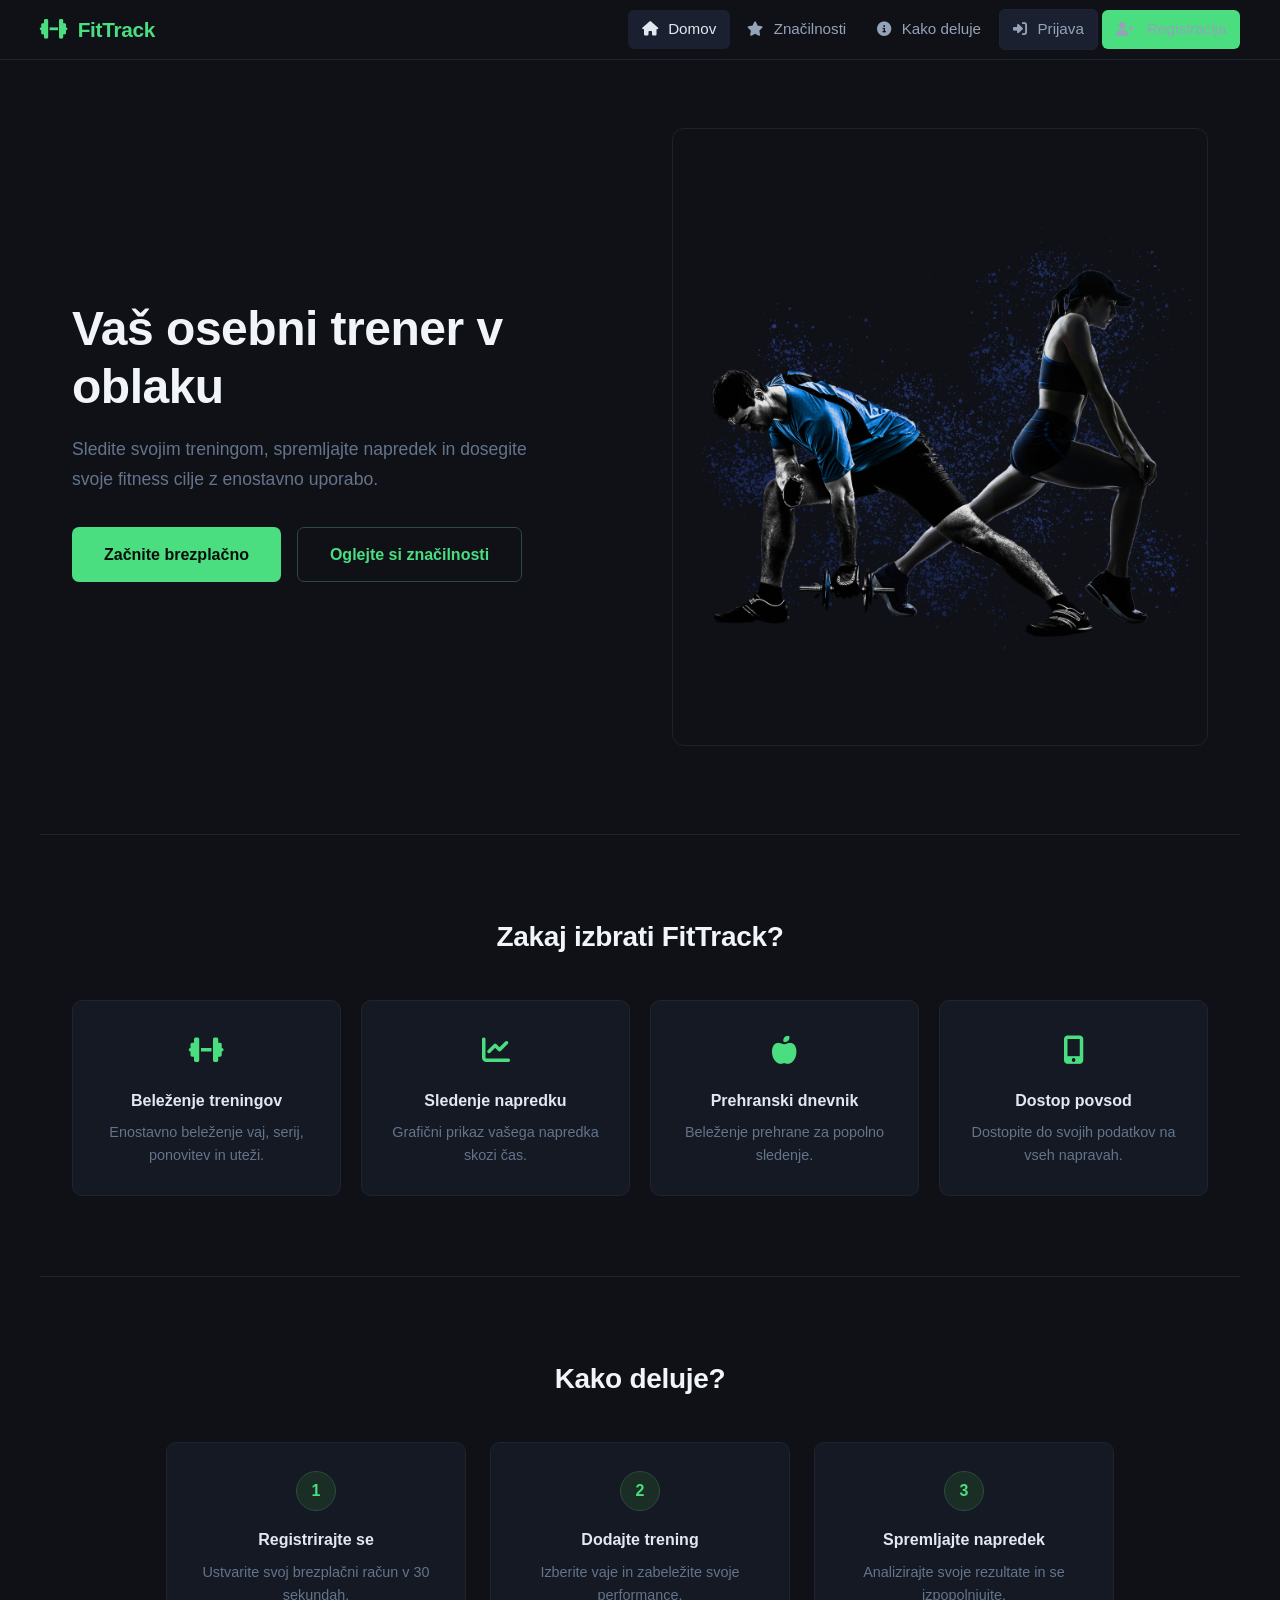
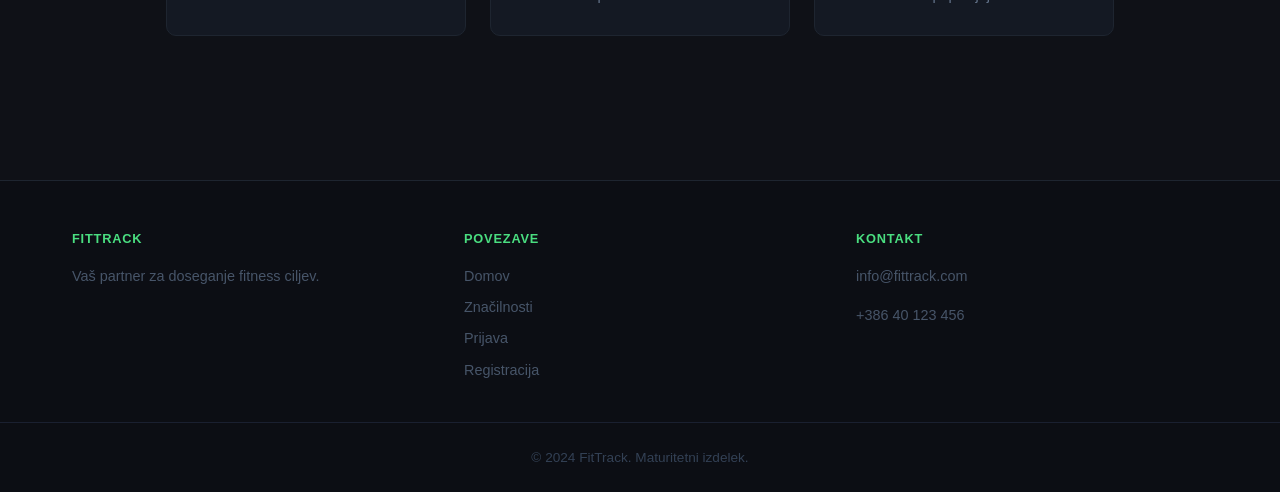
<file: frontend/index.html>
<!DOCTYPE html>
<html lang="sl">

<head>
	<meta charset="UTF-8">
	<meta name="viewport" content="width=device-width, initial-scale=1.0">
	<title>FitTrack - Osebni trener v oblaku</title>
	<link rel="stylesheet" href="css/style.css">
	<link rel="stylesheet" href="css/components.css">
	<link rel="stylesheet" href="css/auth-popup.css">
	<link rel="stylesheet" href="https://cdnjs.cloudflare.com/ajax/libs/font-awesome/6.4.0/css/all.min.css">
	<script src="js/config.js"></script>
	<script src="js/auth-popup.js" defer></script>
</head>

<body>
	<nav class="navbar">
		<div class="nav-container">
			<div class="logo">
				<i class="fas fa-dumbbell"></i>
				<span>FitTrack</span>
			</div>

			<div class="nav-links">
				<a href="index.html" class="active"><i class="fas fa-home"></i> Domov</a>
				<a href="#features"><i class="fas fa-star"></i> Značilnosti</a>
				<a href="#how-it-works"><i class="fas fa-info-circle"></i> Kako deluje</a>
				<a href="dashboard.html" class="btn-login"><i class="fas fa-sign-in-alt"></i> Prijava</a>
				<a href="dashboard.html" class="btn-primary btn-register"><i class="fas fa-user-plus"></i> Registracija</a>
			</div>

			<button class="mobile-menu-btn" id="navToggle" aria-label="Menu">
				<i class="fas fa-bars" id="navIcon"></i>
			</button>
		</div>
	</nav>

	<section class="hero">
		<div class="hero-content">
			<h1>Vaš osebni trener v oblaku</h1>
			<p>Sledite svojim treningom, spremljajte napredek in dosegite svoje fitness cilje z enostavno
				uporabo.</p>
			<div class="hero-buttons">
				<a href="#" class="btn-primary btn-large btn-register">Začnite brezplačno</a>
				<a href="#features" class="btn-secondary btn-large">Oglejte si značilnosti</a>
			</div>
		</div>
		<div class="hero-image">
			<img src="assets/images/workout-bg.jpg" alt="Fitness trening">
		</div>
	</section>

	<section id="features" class="features">
		<h2>Zakaj izbrati FitTrack?</h2>
		<div class="features-grid">
			<div class="feature-card">
				<div class="feature-icon">
					<i class="fas fa-dumbbell"></i>
				</div>
				<h3>Beleženje treningov</h3>
				<p>Enostavno beleženje vaj, serij, ponovitev in uteži.</p>
			</div>

			<div class="feature-card">
				<div class="feature-icon">
					<i class="fas fa-chart-line"></i>
				</div>
				<h3>Sledenje napredku</h3>
				<p>Grafični prikaz vašega napredka skozi čas.</p>
			</div>

			<div class="feature-card">
				<div class="feature-icon">
					<i class="fas fa-apple-alt"></i>
				</div>
				<h3>Prehranski dnevnik</h3>
				<p>Beleženje prehrane za popolno sledenje.</p>
			</div>

			<div class="feature-card">
				<div class="feature-icon">
					<i class="fas fa-mobile-alt"></i>
				</div>
				<h3>Dostop povsod</h3>
				<p>Dostopite do svojih podatkov na vseh napravah.</p>
			</div>
		</div>
	</section>

	<section id="how-it-works" class="how-it-works">
		<h2>Kako deluje?</h2>
		<div class="steps">
			<div class="step">
				<div class="step-number">1</div>
				<h3>Registrirajte se</h3>
				<p>Ustvarite svoj brezplačni račun v 30 sekundah.</p>
			</div>
			<div class="step">
				<div class="step-number">2</div>
				<h3>Dodajte trening</h3>
				<p>Izberite vaje in zabeležite svoje performance.</p>
			</div>
			<div class="step">
				<div class="step-number">3</div>
				<h3>Spremljajte napredek</h3>
				<p>Analizirajte svoje rezultate in se izpopolnjujte.</p>
			</div>
		</div>
	</section>

	<footer class="footer">
		<div class="footer-content">
			<div class="footer-section">
				<h3>FitTrack</h3>
				<p>Vaš partner za doseganje fitness ciljev.</p>
			</div>
			<div class="footer-section">
				<h3>Povezave</h3>
				<a href="index.html">Domov</a>
				<a href="#features">Značilnosti</a>
				<a href="dashboard.html">Prijava</a>
				<a href="dashboard.html">Registracija</a>
			</div>
			<div class="footer-section">
				<h3>Kontakt</h3>
				<p>info@fittrack.com</p>
				<p>+386 40 123 456</p>
			</div>
		</div>
		<div class="footer-bottom">
			<p>&copy; 2024 FitTrack. Maturitetni izdelek.</p>
		</div>
	</footer>

<script>
// mobile-nav-toggle
document.addEventListener('DOMContentLoaded', function() {
    var btn = document.getElementById('navToggle');
    var icon = document.getElementById('navIcon');
    var navLinks = document.querySelector('.nav-links');
    if (!btn || !navLinks) return;

    function openMenu() {
        navLinks.classList.add('active');
        icon.className = 'fas fa-times';
        document.body.style.overflow = 'hidden';
    }
    function closeMenu() {
        navLinks.classList.remove('active');
        icon.className = 'fas fa-bars';
        document.body.style.overflow = '';
    }

    btn.addEventListener('click', function() {
        navLinks.classList.contains('active') ? closeMenu() : openMenu();
    });

    navLinks.querySelectorAll('a').forEach(function(a) {
        a.addEventListener('click', closeMenu);
    });
});
</script>
</body>

</html>
</file>
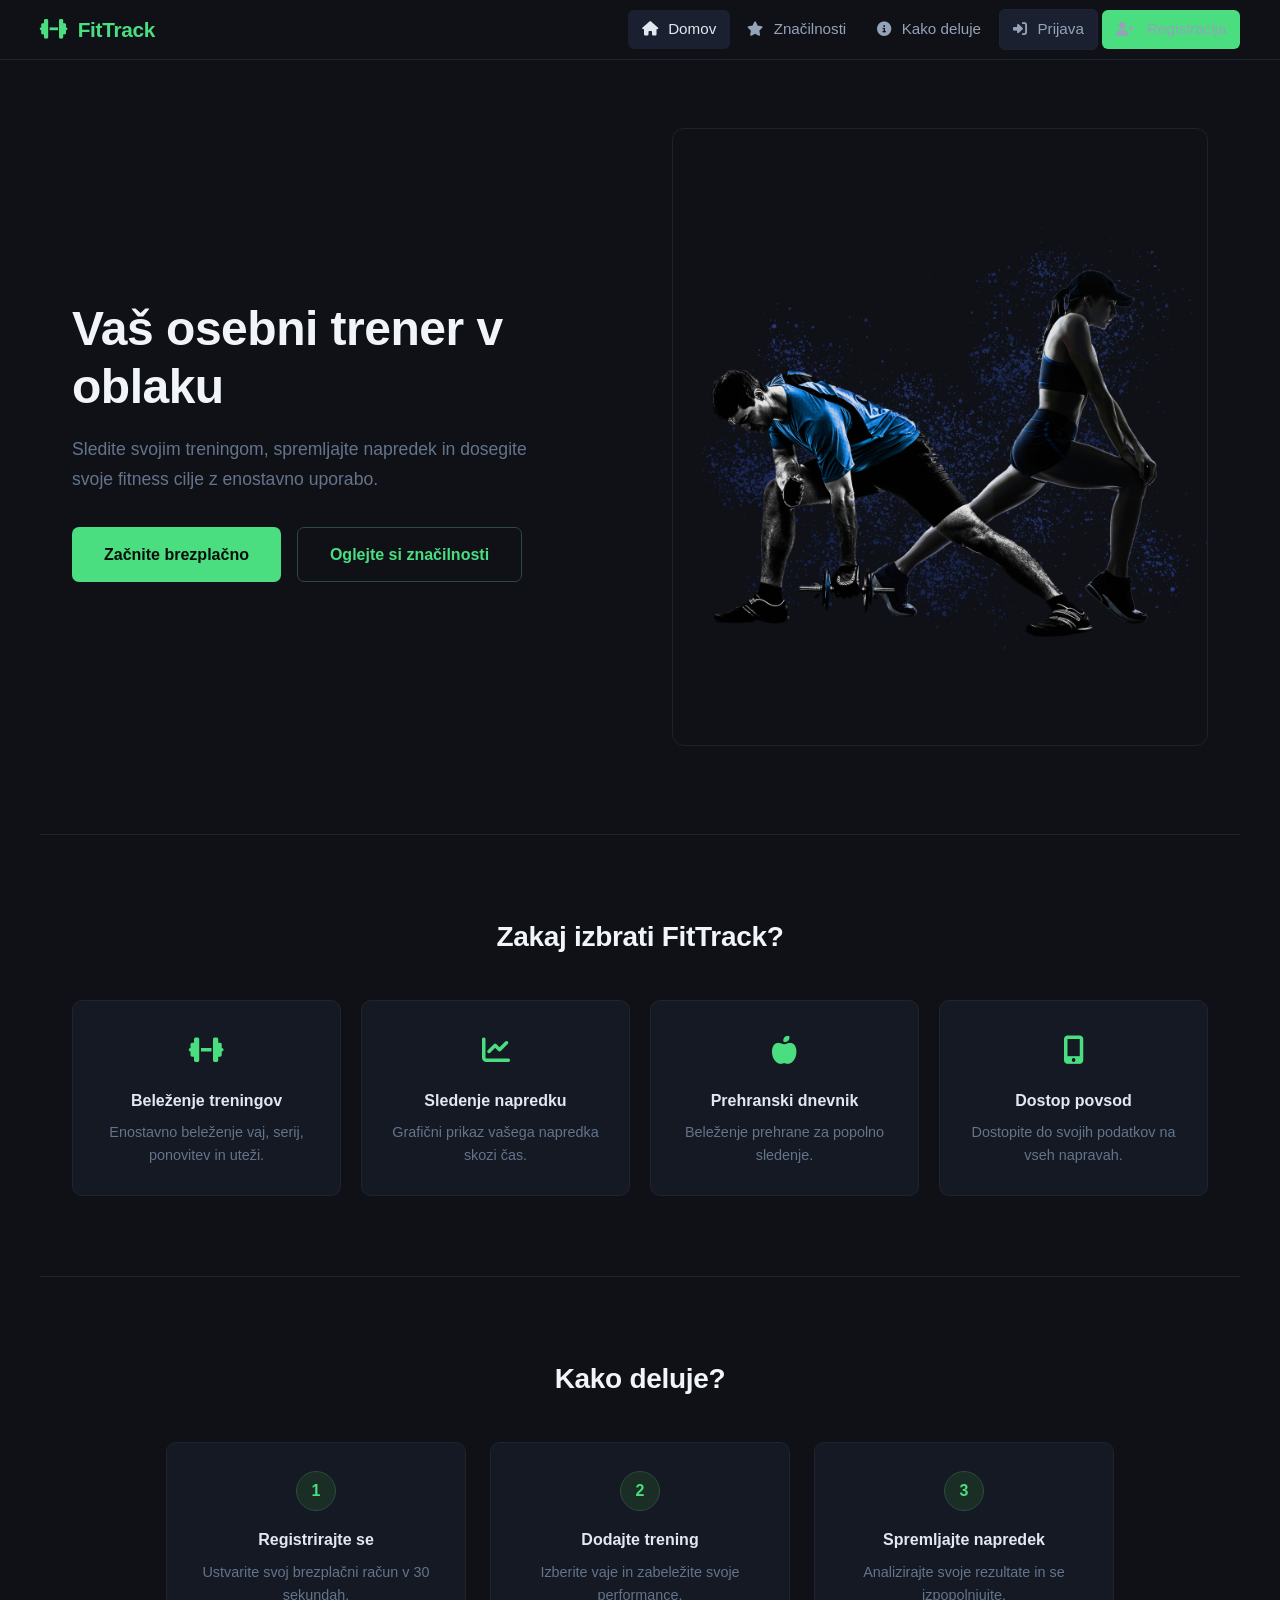
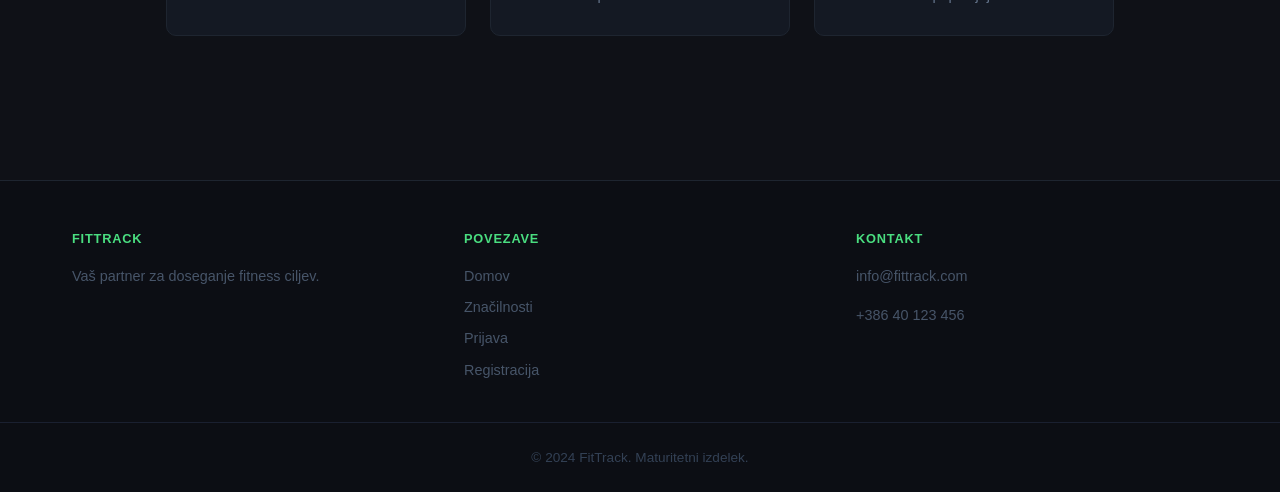
<file: frontend/dashboard.html>
<!DOCTYPE html>
<html lang="sl">
<head>
    <meta charset="UTF-8">
    <meta name="viewport" content="width=device-width, initial-scale=1.0">
    <title>Dashboard – FitTrack</title>
    <link rel="stylesheet" href="css/style.css">
    <link rel="stylesheet" href="css/dashboard.css">
    <link rel="stylesheet" href="css/pages.css">
    <link rel="stylesheet" href="css/modals.css">
    <link rel="stylesheet" href="css/components.css">
    <link rel="stylesheet" href="https://cdnjs.cloudflare.com/ajax/libs/font-awesome/6.4.0/css/all.min.css">
    <script src="js/config.js"></script>
	<script src="js/user-data.js" defer></script>
    <script src="js/dashboard-loader.js" defer></script>
</head>
<body class="dashboard-page">

<aside class="sidebar">
	<div class="sidebar-header">
        <div class="logo"><i class="fas fa-dumbbell"></i><span>FitTrack</span></div>
    </div>
    <div class="sidebar-user">
        <div class="user-avatar"><i class="fas fa-user"></i></div>
        <div class="user-info">
            <h4 id="userName">Nalaganje…</h4>
        </div>
    </div>
    <nav class="sidebar-nav">
        <a href="dashboard.html" class="active"><i class="fas fa-tachometer-alt"></i> Dashboard</a>
        <a href="workouts.html"><i class="fas fa-running"></i> Treningi</a>
        <a href="exercises.html"><i class="fas fa-dumbbell"></i> Vaje</a>
        <a href="progress.html"><i class="fas fa-chart-line"></i> Napredek</a>
        <a href="nutrition.html"><i class="fas fa-apple-alt"></i> Prehrana</a>
        <a href="profile.html"><i class="fas fa-user"></i> Profil</a>
        <a href="index.html" class="logout"><i class="fas fa-sign-out-alt"></i> Odjava</a>
    </nav>

    </aside>
<button id="sidebarToggle" aria-label="Menu">
    <i class="fas fa-bars"></i>
</button>
<div class="sidebar-overlay" id="sidebarOverlay"></div>

<main class="main-content">
    <header class="main-header">
        <h1 id="dashboardGreeting">Dobrodošli nazaj!</h1>
        <div class="header-actions">
            <div class="date-display">
                <i class="fas fa-calendar-alt"></i> <span id="currentDate"></span>
            </div>
        </div>
    </header>

    <div class="stats-grid">
        <div class="stat-card">
            <div class="stat-icon" style="background:#4CAF50;"><i class="fas fa-dumbbell"></i></div>
            <div class="stat-info stat-card-small"><h3>0</h3><p>Sej ta mesec</p></div>
        </div>
        <div class="stat-card">
            <div class="stat-icon" style="background:#2196F3;"><i class="fas fa-running"></i></div>
            <div class="stat-info stat-card-small"><h3>0</h3><p>Skupaj sej</p></div>
        </div>
        <div class="stat-card">
            <div class="stat-icon" style="background:#FF9800;"><i class="fas fa-fire"></i></div>
            <div class="stat-info stat-card-small"><h3>0</h3><p>Kalorije danes</p></div>
        </div>
        <div class="stat-card">
            <div class="stat-icon" style="background:#9C27B0;"><i class="fas fa-weight"></i></div>
            <div class="stat-info stat-card-small"><h3>—</h3><p>Teža</p></div>
        </div>
    </div>

    <section class="recent-workouts">
        <h2><i class="fas fa-history"></i> Zadnje seje</h2>
        <div id="recent-sessions-list"></div>
    </section>
</main>

<div id="modal-container"></div>

<script src="js/sidebar-toggle.js"></script>
</body>
</html>
</file>
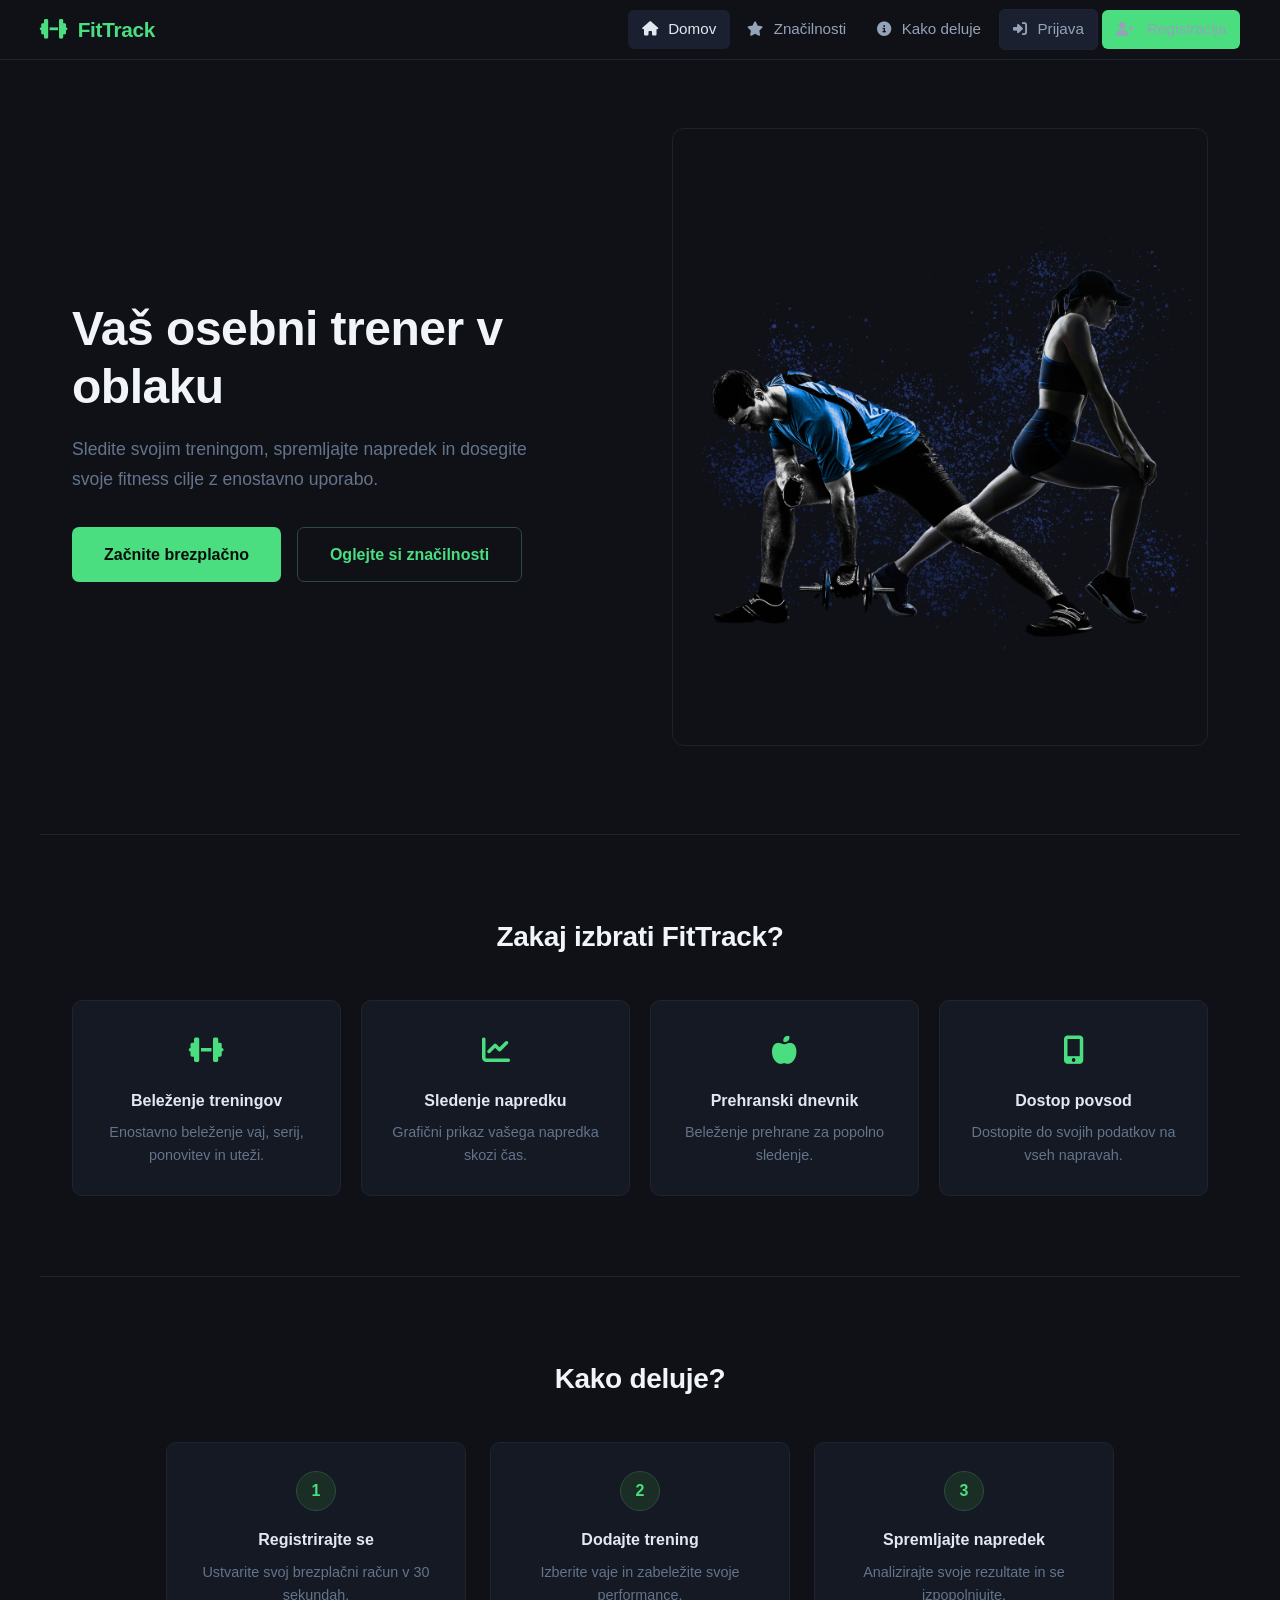
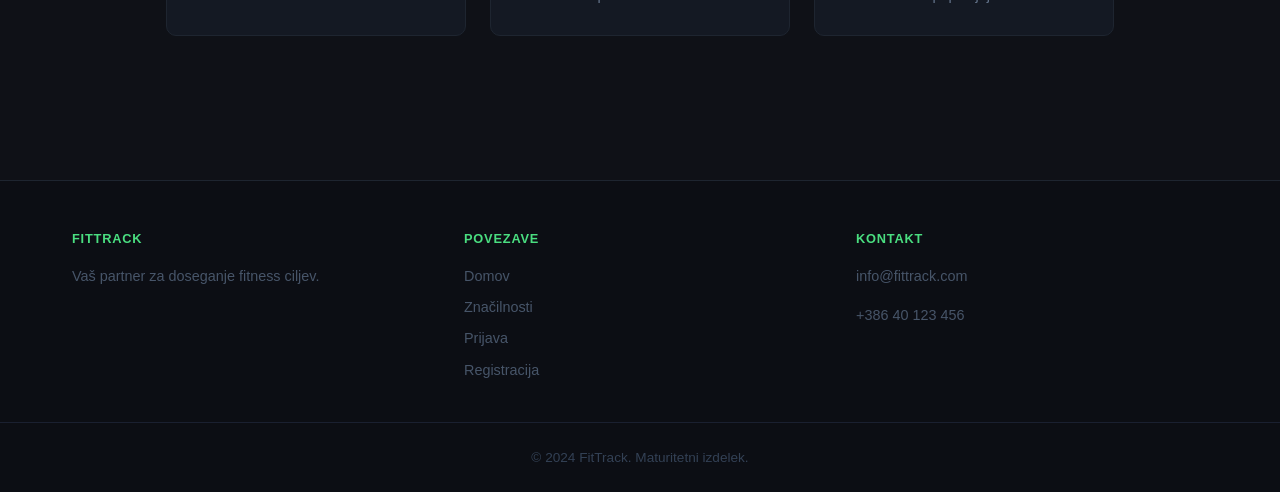
<file: frontend/nutrition.html>
<!DOCTYPE html>
<html lang="sl">
<head>
    <meta charset="UTF-8">
    <meta name="viewport" content="width=device-width, initial-scale=1.0">
    <title>Prehrana – FitTrack</title>
    <link rel="stylesheet" href="css/style.css">
    <link rel="stylesheet" href="css/dashboard.css">
    <link rel="stylesheet" href="css/pages.css">
    <link rel="stylesheet" href="css/modals.css">
    <link rel="stylesheet" href="https://cdnjs.cloudflare.com/ajax/libs/font-awesome/6.4.0/css/all.min.css">
    <script src="js/config.js"></script>
	<script src="js/user-data.js" defer></script>
    <script src="js/nutrition.js" defer></script>
</head>
<body class="dashboard-page">

<aside class="sidebar">
	<div class="sidebar-header">
        <div class="logo"><i class="fas fa-dumbbell"></i><span>FitTrack</span></div>
    </div>
    <div class="sidebar-user">
        <div class="user-avatar"><i class="fas fa-user"></i></div>
        <div class="user-info"><h4 id="userName">Uporabnik</h4></div>
    </div>
    <nav class="sidebar-nav">
        <a href="dashboard.html"><i class="fas fa-tachometer-alt"></i> Dashboard</a>
        <a href="workouts.html"><i class="fas fa-running"></i> Treningi</a>
        <a href="exercises.html"><i class="fas fa-dumbbell"></i> Vaje</a>
        <a href="progress.html"><i class="fas fa-chart-line"></i> Napredek</a>
        <a href="nutrition.html" class="active"><i class="fas fa-apple-alt"></i> Prehrana</a>
        <a href="profile.html"><i class="fas fa-user"></i> Profil</a>
        <a href="index.html" class="logout"><i class="fas fa-sign-out-alt"></i> Odjava</a>
    </nav>

    </aside>
<button id="sidebarToggle" aria-label="Menu">
    <i class="fas fa-bars"></i>
</button>
<div class="sidebar-overlay" id="sidebarOverlay"></div>

<main class="main-content">
    <div class="page-container">
        <div class="page-header">
            <h1><i class="fas fa-apple-alt"></i> Prehranski dnevnik</h1>
            <div class="page-header-actions">
                <button class="btn-primary btn-add-meal"><i class="fas fa-plus"></i> Dodaj obrok</button>
                <button class="btn-secondary" id="btn-today"><i class="fas fa-calendar-day"></i> Danes</button>
            </div>
        </div>

        <div class="date-picker-row">
            <input type="date" id="nutrition-date">
        </div>

        <div class="stats-cards">
            <div class="stat-card-small">
                <h3 id="total-calories">0</h3>
                <p>Kalorije (kcal)</p>
            </div>
            <div class="stat-card-small">
                <h3 id="total-protein">0</h3>
                <p>Beljakovine (g)</p>
            </div>
            <div class="stat-card-small">
                <h3 id="total-carbs">0</h3>
                <p>Ogljikovi hidrati (g)</p>
            </div>
            <div class="stat-card-small">
                <h3 id="total-fats">0</h3>
                <p>Maščobe (g)</p>
            </div>
        </div>

        <div id="meals-list"></div>
    </div>
</main>

<div id="modal-container"></div>

<script src="js/sidebar-toggle.js"></script>
</body>
</html>
</file>
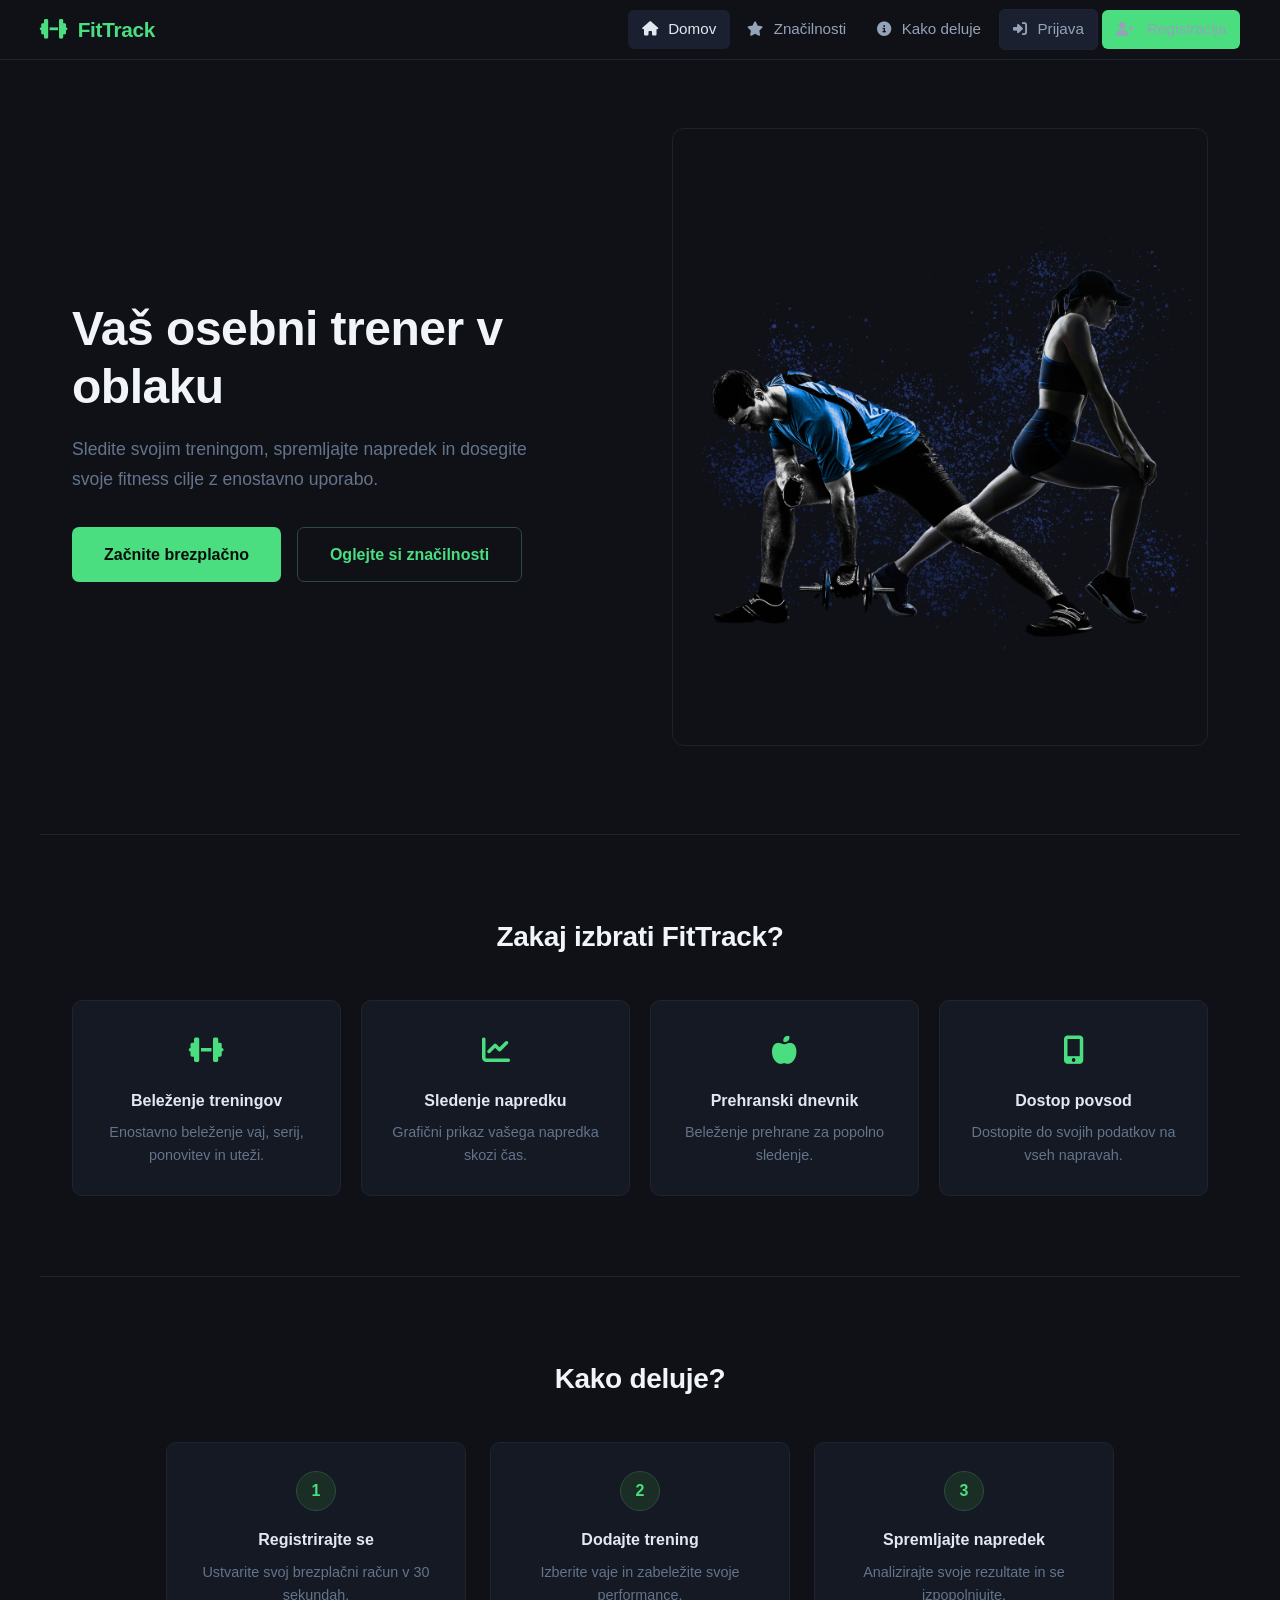
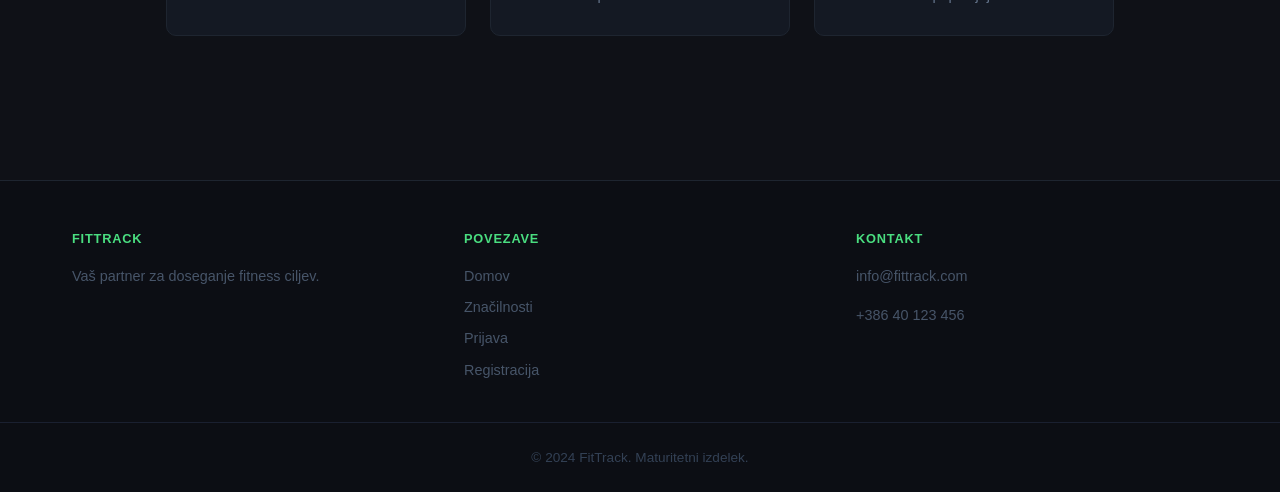
<file: frontend/profile.html>
<!DOCTYPE html>
<html lang="sl">
<head>
    <meta charset="UTF-8">
    <meta name="viewport" content="width=device-width, initial-scale=1.0">
    <title>Moj profil – FitTrack</title>
    <link rel="stylesheet" href="css/style.css">
    <link rel="stylesheet" href="css/dashboard.css">
    <link rel="stylesheet" href="css/pages.css">
    <link rel="stylesheet" href="css/modals.css">
    <link rel="stylesheet" href="https://cdnjs.cloudflare.com/ajax/libs/font-awesome/6.4.0/css/all.min.css">
    <script src="js/config.js"></script>
	<script src="js/user-data.js" defer></script>
    <script src="js/profile.js" defer></script>
</head>
<body class="dashboard-page">

<aside class="sidebar">
	<div class="sidebar-header">
        <div class="logo"><i class="fas fa-dumbbell"></i><span>FitTrack</span></div>
    </div>
    <div class="sidebar-user">
        <div class="user-avatar"><i class="fas fa-user"></i></div>
        <div class="user-info"><h4 id="userName">Uporabnik</h4></div>
    </div>
    <nav class="sidebar-nav">
        <a href="dashboard.html"><i class="fas fa-tachometer-alt"></i> Dashboard</a>
        <a href="workouts.html"><i class="fas fa-running"></i> Treningi</a>
        <a href="exercises.html"><i class="fas fa-dumbbell"></i> Vaje</a>
        <a href="progress.html"><i class="fas fa-chart-line"></i> Napredek</a>
        <a href="nutrition.html"><i class="fas fa-apple-alt"></i> Prehrana</a>
        <a href="profile.html" class="active"><i class="fas fa-user"></i> Profil</a>
        <a href="index.html" class="logout"><i class="fas fa-sign-out-alt"></i> Odjava</a>
    </nav>

    </aside>
<button id="sidebarToggle" aria-label="Menu">
    <i class="fas fa-bars"></i>
</button>
<div class="sidebar-overlay" id="sidebarOverlay"></div>

<main class="main-content">
    <div class="page-container">

        <div class="page-header">
            <h1><i class="fas fa-user"></i> Moj profil</h1>
            <button class="btn-primary" id="btn-save-profile">
                <span class="btn-text"><i class="fas fa-save"></i> Shrani spremembe</span>
                <span class="btn-loader" style="display:none"><i class="fas fa-spinner fa-spin"></i></span>
            </button>
        </div>

        <div class="error-message" id="profile-error"></div>

        <div class="profile-layout">

            <div class="profile-column">
                <div class="profile-section">
                    <h3><i class="fas fa-id-card"></i> Osebni podatki</h3>

                    <div class="form-group">
                        <label>Polno ime</label>
                        <input type="text" class="form-input" id="fullName" placeholder="Vaše ime">
                    </div>
                    <div class="form-row">
                        <div class="form-group">
                            <label>E-pošta</label>
                            <input type="email" class="form-input" id="email" placeholder="vas@email.com" disabled>
                        </div>
                        <div class="form-group">
                            <label>Uporabniško ime</label>
                            <input type="text" class="form-input" id="username" placeholder="npr. matevz99" disabled>
                        </div>
                    </div>
                    <div class="form-row">
                        <div class="form-group">
                            <label>Datum rojstva</label>
                            <input type="date" class="form-input" id="birthDate">
                        </div>
                        <div class="form-group">
                            <label>Spol</label>
                            <select class="form-input" id="gender">
                                <option value="">Izberite…</option>
                                <option value="moški">Moški</option>
                                <option value="ženska">Ženska</option>
                                <option value="drugo">Drugo</option>
                            </select>
                        </div>
                    </div>
                </div>
            </div>

            <div class="profile-column">
                <div class="profile-section">
                    <h3><i class="fas fa-chart-line"></i> Fizični podatki</h3>

                    <div class="form-row">
                        <div class="form-group">
                            <label>Višina (cm)</label>
                            <input type="number" class="form-input" id="currentHeight" placeholder="180">
                        </div>
                        <div class="form-group">
                            <label>Teža (kg)</label>
                            <input type="number" class="form-input" id="currentWeight" placeholder="80" step="0.1">
                        </div>
                    </div>

                    <div class="bmi-card">
                        <div class="bmi-row">
                            <div class="bmi-block">
                                <span class="bmi-label">BMI</span>
                                <span class="bmi-value" id="bmi-value">—</span>
                            </div>
                            <div class="bmi-block">
                                <span class="bmi-label">Kategorija</span>
                                <span class="bmi-cat" id="bmi-category">—</span>
                            </div>
                        </div>
                    </div>

                    <div class="form-group" style="margin-top:1rem;">
                        <label>Ciljna teža (kg)</label>
                        <input type="number" class="form-input" id="goalWeight" placeholder="75" step="0.1">
                    </div>
                    <div class="goal-card">
                        <div class="goal-card-header">
                            <span>Cilj: <strong id="goal-weight-display">—</strong></span>
                            <span class="goal-pct" id="goal-progress-pct">—</span>
                        </div>
                        <div class="progress-bar"><div class="progress-fill" id="goal-progress-fill" style="width:0%"></div></div>
                    </div>
                </div>
            </div>
        </div>

        <div class="profile-section">
            <h3><i class="fas fa-chart-bar"></i> Statistika računa</h3>
            <div class="stats-grid">
                <div class="stat-box">
                    <div class="stat-value" id="stat-total-sessions">0</div>
                    <div class="stat-label">Sej skupaj</div>
                </div>
                <div class="stat-box">
                    <div class="stat-value" id="stat-training-days">0</div>
                    <div class="stat-label">Dni vadbe</div>
                </div>
                <div class="stat-box">
                    <div class="stat-value" id="stat-active-months">0</div>
                    <div class="stat-label">Mesecev aktivno</div>
                </div>
            </div>
        </div>

        <div class="danger-zone">
            <h3><i class="fas fa-exclamation-triangle"></i> Nevarno območje</h3>
            <p>Te akcije ne morete preklicati. Bodite previdni.</p>
            <div class="danger-actions">
                <button class="btn-danger"><i class="fas fa-trash"></i> Izbriši račun</button>
            </div>
        </div>

    </div>
</main>

<script src="js/sidebar-toggle.js"></script>
</body>
</html>
</file>
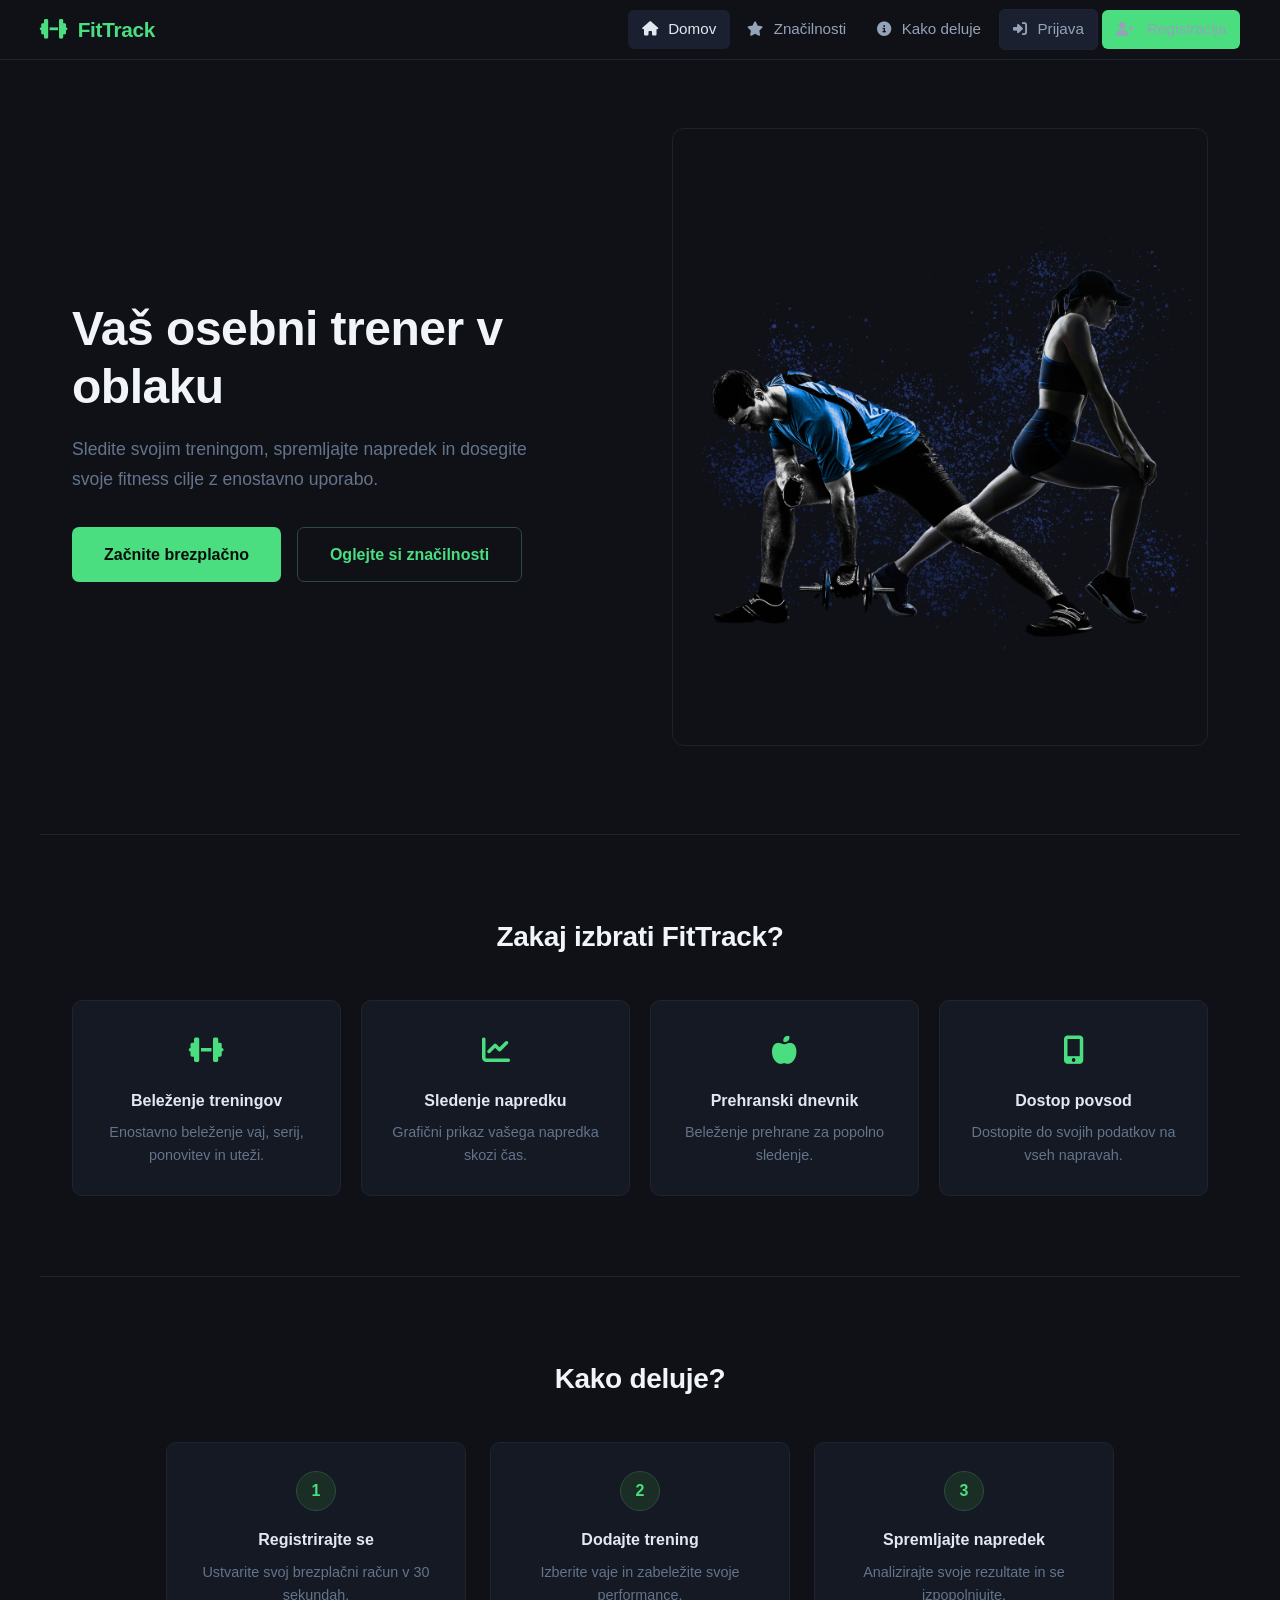
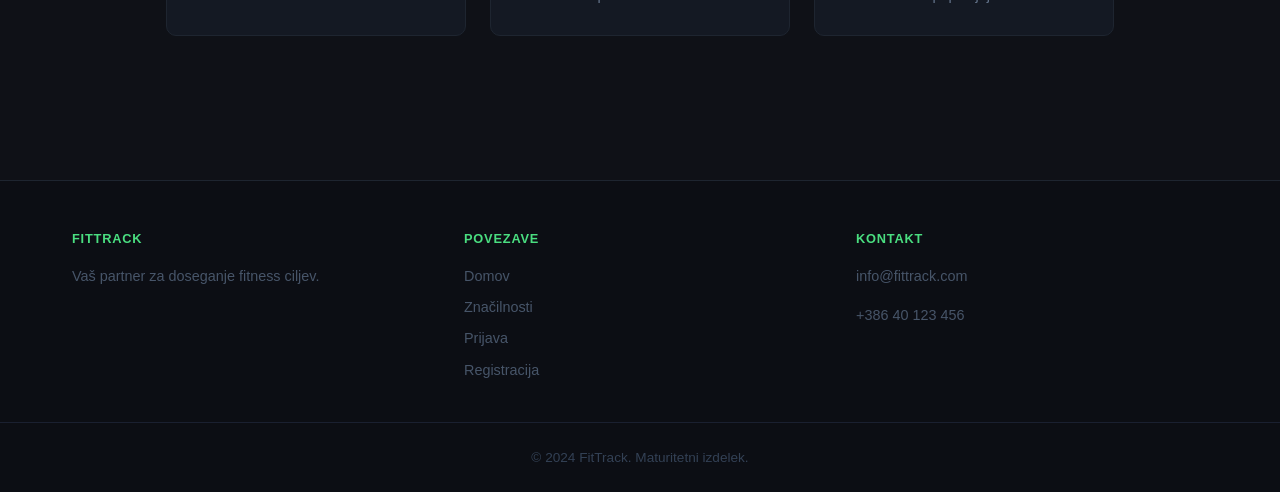
<file: frontend/progress.html>
<!DOCTYPE html>
<html lang="sl">
<head>
    <meta charset="UTF-8">
    <meta name="viewport" content="width=device-width, initial-scale=1.0">
    <title>Napredek – FitTrack</title>
    <link rel="stylesheet" href="css/style.css">
    <link rel="stylesheet" href="css/dashboard.css">
    <link rel="stylesheet" href="css/pages.css">
    <link rel="stylesheet" href="css/modals.css">
    <link rel="stylesheet" href="https://cdnjs.cloudflare.com/ajax/libs/font-awesome/6.4.0/css/all.min.css">
    <script src="js/config.js"></script>
	<script src="js/user-data.js" defer></script>
    <script src="js/progress.js" defer></script>
</head>
<body class="dashboard-page">

<aside class="sidebar">
	<div class="sidebar-header">
        <div class="logo"><i class="fas fa-dumbbell"></i><span>FitTrack</span></div>
    </div>
    <div class="sidebar-user">
        <div class="user-avatar"><i class="fas fa-user"></i></div>
        <div class="user-info"><h4 id="userName">Uporabnik</h4></div>
    </div>
    <nav class="sidebar-nav">
        <a href="dashboard.html"><i class="fas fa-tachometer-alt"></i> Dashboard</a>
        <a href="workouts.html"><i class="fas fa-running"></i> Treningi</a>
        <a href="exercises.html"><i class="fas fa-dumbbell"></i> Vaje</a>
        <a href="progress.html" class="active"><i class="fas fa-chart-line"></i> Napredek</a>
        <a href="nutrition.html"><i class="fas fa-apple-alt"></i> Prehrana</a>
        <a href="profile.html"><i class="fas fa-user"></i> Profil</a>
        <a href="index.html" class="logout"><i class="fas fa-sign-out-alt"></i> Odjava</a>
    </nav>

    </aside>
<button id="sidebarToggle" aria-label="Menu">
    <i class="fas fa-bars"></i>
</button>
<div class="sidebar-overlay" id="sidebarOverlay"></div>

<main class="main-content">
    <div class="page-container">
        <div class="page-header">
            <h1><i class="fas fa-chart-line"></i> Moj napredek</h1>
        </div>

        <div class="form-group" style="max-width:400px;">
            <label>Izberite vajo</label>
            <select id="progress-exercise-select" class="filter-select">
                <option value="">Laden…</option>
            </select>
        </div>

        <div id="progress-content" style="margin-top:1.5rem;">
            <div class="empty-state">
                <i class="fas fa-chart-line"></i>
                <h3>Izberite vajo</h3>
                <p>Iz zgornjega menija izberite vajo za prikaz napredka.</p>
            </div>
        </div>
    </div>
</main>

<div id="modal-container"></div>

<script src="js/sidebar-toggle.js"></script>
</body>
</html>
</file>
<file: frontend/css/style.css>
* {
    margin: 0;
    padding: 0;
    box-sizing: border-box;
}

html {
    overflow-x: hidden;
    max-width: 100%;
}

body {
    font-family: 'Inter', 'Segoe UI', sans-serif;
    line-height: 1.6;
    color: #e2e8f0;
    background: #0f1117;
    min-height: 100vh;
    overflow-x: hidden;
    max-width: 100%;
}


.navbar {
    background: #0f1117;
    padding: 0 2rem;
    position: fixed;
    width: 100%;
    left: 0;
    right: 0;
    top: 0;
    z-index: 1000;
    border-bottom: 1px solid #1e2530;
    height: 60px;
    display: flex;
    align-items: center;
}

.navbar.scrolled {
    background: #0c0e14;
}

.nav-container {
    max-width: 1200px;
    width: 100%;
    margin: 0 auto;
    display: flex;
    justify-content: space-between;
    align-items: center;
}

.logo {
    display: flex;
    align-items: center;
    gap: 10px;
    font-size: 1.3rem;
    font-weight: 700;
    color: #4ade80;
    text-decoration: none;
    letter-spacing: -0.3px;
}

.logo i {
    font-size: 1.4rem;
    color: #4ade80;
}

.logo:hover {
    color: #86efac;
}

.nav-links {
    display: flex;
    gap: 0.25rem;
    align-items: center;
}

.nav-links a {
    text-decoration: none;
    color: #94a3b8;
    font-weight: 500;
    font-size: 0.95rem;
    padding: 0.45rem 0.85rem;
    border-radius: 6px;
    transition: color 0.15s, background 0.15s;
}

.nav-links a i {
    margin-right: 6px;
    font-size: 0.9rem;
}

.nav-links a:hover {
    color: #e2e8f0;
    background: #1a2030;
}

.nav-links a.active {
    color: #e2e8f0;
    background: #1a2030;
}


.btn-primary {
    background: #4ade80;
    color: #0a0f0a;
    padding: 0.6rem 1.4rem;
    border-radius: 7px;
    text-decoration: none;
    border: none;
    cursor: pointer;
    font-weight: 600;
    font-size: 0.95rem;
    transition: background 0.15s;
    display: inline-flex;
    align-items: center;
    justify-content: center;
    gap: 7px;
}

.btn-primary:hover {
    background: #86efac;
}

.btn-secondary {
    background: transparent;
    color: #4ade80;
    padding: 0.6rem 1.4rem;
    border-radius: 7px;
    text-decoration: none;
    border: 1px solid #2d4a3e;
    cursor: pointer;
    font-weight: 600;
    font-size: 0.95rem;
    transition: background 0.15s, border-color 0.15s;
    display: inline-flex;
    align-items: center;
    justify-content: center;
    gap: 7px;
}

.btn-secondary:hover {
    background: #1a2e25;
    border-color: #4ade80;
}

.btn-login {
    background: #1a2030;
    color: #cbd5e1;
    padding: 0.5rem 1.1rem;
    border-radius: 6px;
    border: 1px solid #1e2530;
}

.btn-login:hover {
    background: #232d40;
    color: #e2e8f0;
    border-color: #2a3550;
}

.btn-large {
    padding: 0.85rem 2rem;
    font-size: 1rem;
}


.hero {
    max-width: 1200px;
    margin: 0 auto;
    padding: 8rem 2rem 5rem;
    display: grid;
    grid-template-columns: 1fr 1fr;
    gap: 4rem;
    align-items: center;
}

.hero-content h1 {
    font-size: 3rem;
    font-weight: 700;
    margin-bottom: 1.25rem;
    line-height: 1.2;
    color: #f1f5f9;
    letter-spacing: -0.5px;
}

.hero-content p {
    font-size: 1.1rem;
    color: #64748b;
    margin-bottom: 2rem;
    max-width: 480px;
    line-height: 1.7;
}

.hero-buttons {
    display: flex;
    gap: 1rem;
    flex-wrap: wrap;
}

.hero-image {
    position: relative;
}

.hero-image img {
    width: 100%;
    border-radius: 12px;
    border: 1px solid #1e2530;
    opacity: 0.9;
}


.features {
    max-width: 1200px;
    margin: 0 auto;
    padding: 5rem 2rem;
    border-top: 1px solid #1e2530;
}

.features h2 {
    text-align: center;
    font-size: 1.75rem;
    font-weight: 700;
    margin-bottom: 2.5rem;
    color: #f1f5f9;
    letter-spacing: -0.3px;
}

.features-grid {
    display: grid;
    grid-template-columns: repeat(auto-fit, minmax(240px, 1fr));
    gap: 1.25rem;
}

.feature-card {
    background: #141923;
    border: 1px solid #1e2530;
    border-radius: 10px;
    padding: 1.75rem;
    text-align: center;
    transition: border-color 0.2s;
}

.feature-card:hover {
    border-color: #2d4a3e;
}

.feature-icon {
    font-size: 1.75rem;
    margin-bottom: 0.9rem;
    color: #4ade80;
}

.feature-card h3 {
    font-size: 1rem;
    margin-bottom: 0.5rem;
    color: #e2e8f0;
    font-weight: 600;
}

.feature-card p {
    color: #64748b;
    font-size: 0.9rem;
    line-height: 1.6;
}


.how-it-works {
    max-width: 1200px;
    margin: 0 auto;
    padding: 5rem 2rem;
    text-align: center;
    border-top: 1px solid #1e2530;
}

.how-it-works h2 {
    font-size: 1.75rem;
    font-weight: 700;
    margin-bottom: 2.5rem;
    color: #f1f5f9;
    letter-spacing: -0.3px;
}

.steps {
    display: flex;
    justify-content: center;
    gap: 1.5rem;
    flex-wrap: wrap;
}

.step {
    flex: 1;
    min-width: 240px;
    max-width: 300px;
    background: #141923;
    border: 1px solid #1e2530;
    padding: 1.75rem 1.5rem;
    border-radius: 10px;
    transition: border-color 0.2s;
}

.step:hover {
    border-color: #2d4a3e;
}

.step-number {
    width: 40px;
    height: 40px;
    background: #1a2e25;
    color: #4ade80;
    border-radius: 50%;
    display: flex;
    align-items: center;
    justify-content: center;
    font-size: 1rem;
    font-weight: 700;
    margin: 0 auto 1rem;
    border: 1px solid #2d4a3e;
}

.step h3 {
    font-size: 1rem;
    color: #e2e8f0;
    margin-bottom: 0.5rem;
    font-weight: 600;
}

.step p {
    color: #64748b;
    font-size: 0.9rem;
    line-height: 1.6;
}


.footer {
    background: #0c0e14;
    color: #94a3b8;
    padding: 3rem 0 1.5rem;
    margin-top: 4rem;
    border-top: 1px solid #1e2530;
}

.footer-content {
    max-width: 1200px;
    margin: 0 auto;
    padding: 0 2rem;
    display: grid;
    grid-template-columns: repeat(auto-fit, minmax(200px, 1fr));
    gap: 2.5rem;
}

.footer-section h3 {
    font-size: 0.8rem;
    color: #4ade80;
    margin-bottom: 1rem;
    font-weight: 600;
    text-transform: uppercase;
    letter-spacing: 0.8px;
}

.footer-section p {
    color: #475569;
    margin-bottom: 1rem;
    line-height: 1.6;
    font-size: 0.9rem;
}

.footer-section a {
    color: #475569;
    text-decoration: none;
    display: block;
    margin-bottom: 0.5rem;
    font-size: 0.9rem;
    transition: color 0.15s;
}

.footer-section a:hover {
    color: #94a3b8;
}

.footer-bottom {
    text-align: center;
    margin-top: 2rem;
    padding-top: 1.5rem;
    border-top: 1px solid #1a2030;
    color: #334155;
    font-size: 0.85rem;
}


@keyframes fadeIn {
    from { opacity: 0; }
    to { opacity: 1; }
}


.mobile-menu-btn {
    display: none;
    background: none;
    border: none;
    font-size: 1.4rem;
    color: #94a3b8;
    cursor: pointer;
    padding: 0.4rem;
    flex-shrink: 0;
    position: relative;
    z-index: 1001;
}

.mobile-menu-btn:hover {
    color: #e2e8f0;
}


@media (max-width: 1200px) {
    .hero {
        grid-template-columns: 1fr;
        text-align: center;
        padding-top: 7rem;
    }

    .hero-content h1 {
        font-size: 2.5rem;
    }

    .hero-content p {
        margin: 0 auto 2rem;
    }

    .hero-buttons {
        justify-content: center;
    }
}

@media (max-width: 992px) {
    .mobile-menu-btn {
        display: flex;
        align-items: center;
        justify-content: center;
    }

    .nav-links {
        display: none;
        position: fixed;
        top: 0;
        left: 0;
        width: 100%;
        height: 100vh;
        background: #0f1117;
        padding: 5rem 1.5rem 2rem;
        flex-direction: column;
        gap: 0.25rem;
        z-index: 999;
        overflow-y: auto;
        border-bottom: none;
    }

    .nav-links.active {
        display: flex;
    }

    .nav-links a {
        font-size: 1.1rem;
        padding: 0.85rem 1.2rem;
        border-radius: 8px;
        border-bottom: 1px solid #1a2030;
        width: 100%;
    }

    .nav-links .btn-primary {
        margin-top: 1rem;
        text-align: center;
        display: block;
    }

    .mobile-menu-btn {
        z-index: 1000;
    }

    .features-grid {
        grid-template-columns: repeat(auto-fit, minmax(220px, 1fr));
    }

    .step {
        min-width: 220px;
    }
}

@media (max-width: 768px) {
    .navbar {
        padding: 0 1rem;
    }

    .hero {
        padding: 5rem 1rem 3rem;
        gap: 2rem;
    }

    .hero-image {
        display: none;
    }

    .hero-content h1 {
        font-size: 1.9rem;
    }

    .hero-content p {
        font-size: 1rem;
    }

    .hero-buttons {
        flex-direction: column;
        align-items: stretch;
        gap: 0.75rem;
    }

    .btn-primary, .btn-secondary {
        width: 100%;
        justify-content: center;
    }

    .features, .how-it-works {
        padding: 3rem 1rem;
    }

    .features h2, .how-it-works h2 {
        font-size: 1.5rem;
    }

    .steps {
        flex-direction: column;
        align-items: center;
        gap: 1rem;
    }

    .step {
        max-width: 100%;
        width: 100%;
    }

    .footer-content {
        grid-template-columns: 1fr;
        text-align: center;
    }
}

@media (max-width: 480px) {
    .hero-content h1 {
        font-size: 1.6rem;
    }

    .feature-card {
        padding: 1.25rem 1rem;
    }

    .features h2, .how-it-works h2 {
        font-size: 1.3rem;
    }

    .logo {
        font-size: 1.1rem;
    }
}
</file>
<file: frontend/css/components.css>
.modal-overlay {
    display: none;
    position: fixed;
    top: 0;
    left: 0;
    width: 100%;
    height: 100%;
    background: rgba(0, 0, 0, 0.75);
    z-index: 2000;
    justify-content: center;
    align-items: center;
    animation: fadeIn 0.15s ease;
}

.modal {
    background: #141923;
    border-radius: 12px;
    border: 1px solid #1e2530;
    width: 90%;
    max-width: 440px;
    overflow: hidden;
    animation: slideUp 0.2s ease;
    position: relative;
}

.modal-header {
    background: #0f1117;
    padding: 1.25rem 1.5rem;
    border-bottom: 1px solid #1e2530;
    display: flex;
    align-items: center;
    justify-content: space-between;
}

.modal-header h2 {
    margin: 0;
    font-size: 1rem;
    color: #f1f5f9;
    display: flex;
    align-items: center;
    gap: 8px;
    font-weight: 600;
}

.modal-header h2 i {
    color: #4ade80;
}

.modal-header p {
    margin: 0.3rem 0 0;
    opacity: 0.6;
    font-size: 0.85rem;
    color: #94a3b8;
}

.modal-close {
    position: absolute;
    top: 1rem;
    right: 1rem;
    background: #1a2030;
    border: 1px solid #1e2530;
    color: #64748b;
    width: 30px;
    height: 30px;
    border-radius: 6px;
    cursor: pointer;
    font-size: 1rem;
    display: flex;
    align-items: center;
    justify-content: center;
    transition: color 0.15s, background 0.15s;
}

.modal-close:hover {
    background: #1a1520;
    color: #f87171;
    border-color: #3a1520;
}

.modal-body {
    padding: 1.5rem;
}

.modal-footer {
    padding: 1rem 1.5rem;
    text-align: center;
    border-top: 1px solid #1e2530;
    background: #0f1117;
    font-size: 0.875rem;
    color: #64748b;
}

.modal-footer a {
    color: #4ade80;
    text-decoration: none;
    font-weight: 600;
}

.modal-footer a:hover {
    color: #86efac;
}

.modal.small { max-width: 380px; }
.modal.large { max-width: 560px; }

.social-login { display: none; }

.divider {
    margin: 0 0 1.25rem;
}

.form-group {
    margin-bottom: 1.1rem;
}

.form-group label {
    display: block;
    margin-bottom: 0.4rem;
    font-weight: 500;
    color: #94a3b8;
    font-size: 0.875rem;
    display: flex;
    align-items: center;
    gap: 6px;
}

.form-input {
    width: 100%;
    padding: 0.7rem 0.9rem;
    border: 1px solid #1e2530;
    background: #0f1117;
    border-radius: 6px;
    font-size: 0.9rem;
    color: #e2e8f0;
    font-family: inherit;
    transition: border-color 0.15s;
    box-sizing: border-box;
}

.form-input:focus {
    outline: none;
    border-color: #4ade80;
}

.form-input:invalid:not(:placeholder-shown) {
    border-color: #f87171;
}

.input-with-icon {
    position: relative;
}

.input-with-icon i {
    position: absolute;
    left: 0.9rem;
    top: 50%;
    transform: translateY(-50%);
    color: #475569;
    font-size: 0.9rem;
}

.input-with-icon input {
    padding-left: 2.5rem;
}

.password-toggle {
    position: absolute;
    right: 0.9rem;
    top: 50%;
    transform: translateY(-50%);
    background: none;
    border: none;
    color: #475569;
    cursor: pointer;
    font-size: 0.9rem;
    transition: color 0.15s;
}

.password-toggle:hover {
    color: #94a3b8;
}

.form-options {
    display: flex;
    justify-content: space-between;
    align-items: center;
    margin-bottom: 1.1rem;
    font-size: 0.875rem;
}

.remember-me {
    display: flex;
    align-items: center;
    gap: 0.5rem;
    cursor: pointer;
    color: #64748b;
}

.remember-me input[type="checkbox"] {
    width: 15px;
    height: 15px;
    cursor: pointer;
    accent-color: #4ade80;
}

.forgot-password {
    color: #4ade80;
    text-decoration: none;
    font-size: 0.85rem;
}

.forgot-password:hover {
    color: #86efac;
}


.message {
    padding: 0.7rem 0.9rem;
    border-radius: 6px;
    margin: 0.75rem 0;
    font-size: 0.875rem;
    font-weight: 500;
}

.message.success {
    background: #1a2e25;
    color: #86efac;
    border: 1px solid #2d4a3e;
}

.message.error {
    background: #1a0e0e;
    color: #fca5a5;
    border: 1px solid #5a2020;
}

.message.info {
    background: #0e1f2a;
    color: #93c5fd;
    border: 1px solid #1a3a5a;
}


.btn-loading {
    position: relative;
    color: transparent !important;
}

.btn-loading::after {
    content: '';
    position: absolute;
    width: 16px;
    height: 16px;
    top: 50%;
    left: 50%;
    margin: -8px 0 0 -8px;
    border: 2px solid rgba(0, 0, 0, 0.2);
    border-top-color: #0a0f0a;
    border-radius: 50%;
    animation: spin 0.7s linear infinite;
}

@keyframes spin {
    to { transform: rotate(360deg); }
}

.register-options { display: none; }

.register-option {
    text-align: center;
    padding: 1.25rem;
    border: 1px solid #1e2530;
    border-radius: 8px;
    cursor: pointer;
    transition: border-color 0.15s, background 0.15s;
    background: #0f1117;
}

.register-option:hover {
    border-color: #2d4a3e;
    background: #141923;
}

.register-option.selected {
    border-color: #4ade80;
    background: #1a2e25;
}

.register-option i {
    font-size: 1.75rem;
    color: #4ade80;
    margin-bottom: 0.5rem;
    display: block;
}


@keyframes fadeIn {
    from { opacity: 0; }
    to { opacity: 1; }
}

@keyframes slideUp {
    from { opacity: 0; transform: translateY(16px); }
    to { opacity: 1; transform: translateY(0); }
}

@media (max-width: 480px) {
    .modal {
        width: 95%;
        max-width: 95%;
    }
}
</file>
<file: frontend/css/auth-popup.css>
.auth-overlay {
    display: none;
    position: fixed;
    top: 0;
    left: 0;
    width: 100%;
    height: 100%;
    background: rgba(0, 0, 0, 0.8);
    z-index: 9999;
    justify-content: center;
    align-items: center;
}

.auth-overlay.active {
    display: flex;
}

.auth-popup {
    background: #141923;
    border: 1px solid #1e2530;
    border-radius: 12px;
    padding: 2rem;
    max-width: 400px;
    width: 90%;
    max-height: 90vh;
    overflow-y: auto;
    position: relative;
    animation: authIn 0.2s ease-out;
}

@keyframes authIn {
    from { opacity: 0; transform: translateY(-12px); }
    to   { opacity: 1; transform: translateY(0); }
}

.auth-close {
    position: absolute;
    top: 1rem;
    right: 1rem;
    background: #1a2030;
    border: 1px solid #1e2530;
    font-size: 1.1rem;
    color: #64748b;
    cursor: pointer;
    width: 30px;
    height: 30px;
    display: flex;
    align-items: center;
    justify-content: center;
    border-radius: 6px;
    transition: color 0.15s, background 0.15s;
}

.auth-close:hover {
    background: #1a1520;
    color: #f87171;
    border-color: #3a1520;
}

.auth-form {
    display: none;
}

.auth-form.active {
    display: block;
}

.auth-form h2 {
    margin-bottom: 1.5rem;
    color: #f1f5f9;
    font-size: 1.4rem;
    text-align: center;
    font-weight: 700;
    letter-spacing: -0.2px;
}

.form-group {
    margin-bottom: 1rem;
}

.form-group label {
    display: block;
    margin-bottom: 0.4rem;
    color: #64748b;
    font-weight: 500;
    font-size: 0.85rem;
}

.form-group input {
    width: 100%;
    padding: 0.7rem 0.9rem;
    background: #0f1117;
    border: 1px solid #1e2530;
    border-radius: 6px;
    font-size: 0.9rem;
    color: #e2e8f0;
    font-family: inherit;
    transition: border-color 0.15s;
    box-sizing: border-box;
}

.form-group input::placeholder {
    color: #334155;
}

.form-group input:focus {
    outline: none;
    border-color: #4ade80;
}

.form-group input:invalid:not(:placeholder-shown) {
    border-color: #f87171;
}

.error-message {
    display: none;
    background: #1a0e0e;
    color: #fca5a5;
    padding: 0.65rem 0.85rem;
    border-radius: 6px;
    margin-bottom: 1rem;
    font-size: 0.875rem;
    border: 1px solid #5a2020;
}

.error-message:empty {
    display: none !important;
}

.btn-full {
    width: 100%;
    margin-top: 0.5rem;
    position: relative;
    min-height: 44px;
    justify-content: center;
}

.btn-loader {
    display: none;
}

.auth-switch {
    text-align: center;
    margin-top: 1.25rem;
    color: #475569;
    font-size: 0.875rem;
}

.auth-switch a {
    color: #4ade80;
    text-decoration: none;
    font-weight: 600;
    transition: color 0.15s;
}

.auth-switch a:hover {
    color: #86efac;
}

button:disabled {
    opacity: 0.55;
    cursor: not-allowed;
    transform: none !important;
}

.btn-loader i {
    animation: spin 1s linear infinite;
}

@keyframes spin {
    from { transform: rotate(0deg); }
    to { transform: rotate(360deg); }
}

@media (max-width: 480px) {
    .auth-popup {
        padding: 1.5rem;
        width: 95%;
    }

    .auth-form h2 {
        font-size: 1.2rem;
    }
}
</file>
<file: frontend/css/dashboard.css>
#sidebarToggle { display: none; }

.dashboard-page {
    display: flex;
    min-height: 100vh;
    background: #0f1117;
    color: #e2e8f0;
}

.sidebar {
    width: 240px;
    background: #0c0e14;
    border-right: 1px solid #1e2530;
    display: flex;
    flex-direction: column;
    position: fixed;
    height: 100vh;
    z-index: 100;
    transition: transform 0.25s ease;
}

.sidebar-header {
    padding: 1.25rem 1.5rem;
    border-bottom: 1px solid #1e2530;
}

.sidebar-header .logo {
    display: flex;
    align-items: center;
    gap: 9px;
    font-size: 1.2rem;
    font-weight: 700;
    color: #4ade80;
}

.sidebar-header .logo i {
    font-size: 1.3rem;
}

.sidebar-user {
    padding: 1.25rem 1.5rem;
    display: flex;
    align-items: center;
    gap: 0.9rem;
    border-bottom: 1px solid #1e2530;
}

.user-avatar {
    width: 40px;
    height: 40px;
    border-radius: 50%;
    background: #1a2e25;
    border: 1px solid #2d4a3e;
    display: flex;
    align-items: center;
    justify-content: center;
    color: #4ade80;
    font-size: 1rem;
    flex-shrink: 0;
}

.user-info h4 {
    margin: 0 0 0.15rem;
    font-size: 0.9rem;
    font-weight: 600;
    color: #e2e8f0;
}

.user-info p {
    margin: 0;
    color: #475569;
    font-size: 0.8rem;
}

.sidebar-nav {
    flex: 1;
    padding: 0.75rem 0;
    overflow-y: auto;
}

.sidebar-nav a {
    display: flex;
    align-items: center;
    gap: 10px;
    padding: 0.7rem 1.5rem;
    color: #64748b;
    text-decoration: none;
    transition: color 0.15s, background 0.15s;
    font-size: 0.9rem;
    font-weight: 500;
    border-left: 2px solid transparent;
}

.sidebar-nav a:hover {
    background: #141923;
    color: #e2e8f0;
    border-left-color: #2d4a3e;
}

.sidebar-nav a.active {
    background: #141923;
    color: #4ade80;
    border-left-color: #4ade80;
}

.sidebar-nav a i {
    width: 18px;
    text-align: center;
    font-size: 0.95rem;
}

.sidebar-nav .logout {
    color: #64748b;
    border-top: 1px solid #1e2530;
    margin-top: 0.5rem;
    padding-top: 0.9rem;
}

.sidebar-nav .logout:hover {
    background: #1a1520;
    color: #f87171;
    border-left-color: #f87171;
}


.main-content {
    flex: 1;
    margin-left: 240px;
    padding: 2rem;
    min-height: 100vh;
}

.main-header {
    display: flex;
    justify-content: space-between;
    align-items: center;
    margin-bottom: 2rem;
    padding-bottom: 1.25rem;
    border-bottom: 1px solid #1e2530;
}

.main-header h1 {
    font-size: 1.5rem;
    font-weight: 700;
    color: #f1f5f9;
    letter-spacing: -0.3px;
}

.header-actions {
    display: flex;
    align-items: center;
    gap: 1rem;
}

.date-display {
    background: #141923;
    padding: 0.5rem 1rem;
    border-radius: 6px;
    border: 1px solid #1e2530;
    display: flex;
    align-items: center;
    gap: 7px;
    font-size: 0.875rem;
    color: #64748b;
}

.date-display i {
    color: #4ade80;
}


.stats-grid {
    display: grid;
    grid-template-columns: repeat(auto-fit, minmax(220px, 1fr));
    gap: 1rem;
    margin-bottom: 2rem;
}

.stat-card {
    background: #141923;
    border: 1px solid #1e2530;
    border-radius: 10px;
    padding: 1.25rem;
    display: flex;
    align-items: center;
    gap: 1rem;
    transition: border-color 0.2s;
}

.stat-card:hover {
    border-color: #2d4a3e;
}

.stat-icon {
    width: 48px;
    height: 48px;
    border-radius: 10px;
    display: flex;
    align-items: center;
    justify-content: center;
    font-size: 1.4rem;
    color: white;
    flex-shrink: 0;
    opacity: 0.9;
}

.stat-info h3 {
    font-size: 1.75rem;
    font-weight: 700;
    margin: 0 0 0.2rem;
    color: #f1f5f9;
    line-height: 1;
}

.stat-info p {
    margin: 0;
    color: #475569;
    font-size: 0.85rem;
}



.recent-workouts {
    background: #141923;
    border-radius: 10px;
    padding: 1.5rem;
    margin-bottom: 2rem;
    border: 1px solid #1e2530;
}

.recent-workouts h2 {
    font-size: 1rem;
    margin-bottom: 1.25rem;
    color: #e2e8f0;
    display: flex;
    align-items: center;
    gap: 8px;
    font-weight: 600;
    text-transform: uppercase;
    letter-spacing: 0.5px;
}

.recent-workouts h2 i {
    color: #4ade80;
    font-size: 0.9rem;
}

.workouts-list {
    display: grid;
    grid-template-columns: repeat(auto-fit, minmax(300px, 1fr));
    gap: 1rem;
}

.workout-card {
    background: #0f1117;
    border: 1px solid #1e2530;
    border-radius: 8px;
    padding: 1.25rem;
    transition: border-color 0.2s;
}

.workout-card:hover {
    border-color: #2d4a3e;
}

.workout-header {
    display: flex;
    justify-content: space-between;
    align-items: flex-start;
    margin-bottom: 1rem;
    padding-bottom: 0.75rem;
    border-bottom: 1px solid #1e2530;
}

.workout-header h3 {
    margin: 0;
    font-size: 0.95rem;
    font-weight: 600;
    color: #e2e8f0;
}

.workout-date {
    background: #1a2e25;
    color: #4ade80;
    padding: 0.2rem 0.6rem;
    border-radius: 4px;
    font-size: 0.8rem;
    font-weight: 500;
}

.workout-exercises {
    margin-bottom: 1rem;
}

.exercise {
    display: flex;
    justify-content: space-between;
    align-items: center;
    padding: 0.6rem 0.75rem;
    background: #141923;
    border-radius: 6px;
    margin-bottom: 0.4rem;
}

.exercise:last-child {
    margin-bottom: 0;
}

.exercise-name {
    font-weight: 500;
    color: #cbd5e1;
    font-size: 0.875rem;
}

.exercise-sets {
    background: #1a2e25;
    color: #4ade80;
    padding: 0.2rem 0.6rem;
    border-radius: 4px;
    font-size: 0.8rem;
    font-weight: 500;
}

.workout-footer {
    display: flex;
    justify-content: space-between;
    align-items: center;
    padding-top: 0.75rem;
    border-top: 1px solid #1e2530;
}

.workout-duration {
    color: #475569;
    font-size: 0.85rem;
    display: flex;
    align-items: center;
    gap: 4px;
}

.workout-duration::before {
    content: '⏱';
    font-size: 0.8rem;
}

.btn-small {
    padding: 0.4rem 0.9rem;
    font-size: 0.85rem;
}


.progress-section {
    background: #141923;
    border-radius: 10px;
    padding: 1.5rem;
    border: 1px solid #1e2530;
}

.progress-section h2 {
    font-size: 1rem;
    margin-bottom: 1.25rem;
    color: #e2e8f0;
    display: flex;
    align-items: center;
    gap: 8px;
    font-weight: 600;
    text-transform: uppercase;
    letter-spacing: 0.5px;
}

.progress-section h2 i {
    color: #4ade80;
    font-size: 0.9rem;
}

.progress-chart {
    background: #0f1117;
    border-radius: 8px;
    padding: 1.25rem;
    border: 1px solid #1e2530;
}

.chart-container {
    position: relative;
    height: 200px;
    display: flex;
    align-items: flex-end;
    gap: 20px;
    padding: 1rem;
}

.chart-placeholder {
    flex: 1;
    display: flex;
    align-items: flex-end;
    gap: 20px;
    height: 100%;
    padding-bottom: 30px;
}

.chart-bar {
    flex: 1;
    background: #4ade80;
    border-radius: 4px 4px 0 0;
    position: relative;
    min-width: 30px;
    opacity: 0.7;
    transition: opacity 0.15s;
}

.chart-bar:hover {
    opacity: 1;
}

.chart-bar::after {
    content: attr(data-value);
    position: absolute;
    top: -22px;
    left: 50%;
    transform: translateX(-50%);
    background: #1e2530;
    color: #e2e8f0;
    padding: 2px 6px;
    border-radius: 4px;
    font-size: 0.75rem;
    font-weight: 500;
    opacity: 0;
    transition: opacity 0.15s;
    white-space: nowrap;
}

.chart-bar:hover::after {
    opacity: 1;
}

.chart-labels {
    display: flex;
    justify-content: space-between;
    padding: 0 1rem;
    margin-top: 8px;
}

.chart-labels span {
    flex: 1;
    text-align: center;
    color: #475569;
    font-size: 0.8rem;
}


@media (max-width: 1024px) {
    .sidebar {
        transform: translateX(-100%);
        width: 220px;
    }

    .sidebar.active {
        transform: translateX(0);
    }

    .main-content {
        margin-left: 0;
        padding-top: 4.5rem;
    }

    #sidebarToggle {
        display: flex !important;
        position: fixed;
        top: 0.85rem;
        left: 1rem;
        z-index: 300;
        width: 40px;
        height: 40px;
        background: #4ade80;
        color: #0a0f0a;
        border: none;
        border-radius: 8px;
        font-size: 1rem;
        cursor: pointer;
        align-items: center;
        justify-content: center;
        box-shadow: 0 2px 8px rgba(74, 222, 128, 0.3);
        transition: background 0.15s;
    }

    #sidebarToggle:hover {
        background: #86efac;
    }

    .sidebar {
        z-index: 200;
    }
}

@media (max-width: 768px) {
    .main-content {
        padding: 1rem;
        padding-top: 4rem;
    }

    .main-header {
        flex-direction: column;
        align-items: flex-start;
        gap: 0.75rem;
    }

    .header-actions {
        width: 100%;
    }

    .stats-grid {
        grid-template-columns: 1fr 1fr;
    }

    .workouts-list {
        grid-template-columns: 1fr;
    }

    .workout-card {
        padding: 1rem;
    }

    .chart-placeholder {
        gap: 10px;
    }
}

@media (max-width: 480px) {
    .stats-grid {
        grid-template-columns: 1fr;
    }

    .stat-card {
        padding: 1rem;
    }

    .workout-header {
        flex-direction: column;
        gap: 0.5rem;
    }

    .workout-footer {
        flex-direction: column;
        gap: 0.75rem;
        align-items: stretch;
    }

    .btn-small {
        width: 100%;
        text-align: center;
        justify-content: center;
    }
}


.btn-primary {
    background: #4ade80;
    color: #0a0f0a;
    padding: 0.55rem 1.2rem;
    border-radius: 7px;
    text-decoration: none;
    border: none;
    cursor: pointer;
    font-weight: 600;
    transition: background 0.15s;
    display: inline-flex;
    align-items: center;
    justify-content: center;
    gap: 7px;
    font-size: 0.9rem;
}

.btn-primary:hover {
    background: #86efac;
}

.btn-secondary {
    background: transparent;
    color: #4ade80;
    padding: 0.55rem 1.2rem;
    border-radius: 7px;
    text-decoration: none;
    border: 1px solid #2d4a3e;
    cursor: pointer;
    font-weight: 600;
    transition: background 0.15s, border-color 0.15s;
    display: inline-flex;
    align-items: center;
    justify-content: center;
    gap: 7px;
    font-size: 0.9rem;
}

.btn-secondary:hover {
    background: #1a2e25;
    border-color: #4ade80;
}


.loading-spinner {
    display: inline-block;
    width: 18px;
    height: 18px;
    border: 2px solid rgba(255, 255, 255, 0.2);
    border-radius: 50%;
    border-top-color: #4ade80;
    animation: spin 0.8s linear infinite;
}

@keyframes spin {
    to { transform: rotate(360deg); }
}

.badge {
    display: inline-block;
    padding: 0.2rem 0.6rem;
    border-radius: 4px;
    font-size: 0.75rem;
    font-weight: 600;
    letter-spacing: 0.3px;
}

.badge.success {
    background: #1a2e25;
    color: #4ade80;
}

.badge.warning {
    background: #2a1f0e;
    color: #fbbf24;
}

.badge.info {
    background: #0e1f2a;
    color: #60a5fa;
}

.empty-state {
    text-align: center;
    padding: 3rem;
    color: #475569;
}

.empty-state i {
    font-size: 2.5rem;
    margin-bottom: 1rem;
    color: #4ade80;
    opacity: 0.4;
}

.empty-state h3 {
    color: #64748b;
    margin-bottom: 0.5rem;
    font-size: 1rem;
}

.sidebar-overlay {
    display: none;
    position: fixed;
    top: 0;
    left: 0;
    width: 100%;
    height: 100%;
    background: rgba(0, 0, 0, 0.6);
    z-index: 150;
}

.sidebar-overlay.active {
    display: block;
}
</file>
<file: frontend/css/pages.css>
.page-container {
    max-width: 1200px;
    margin: 0 auto;
    padding: 2rem;
}

.page-header {
    display: flex;
    justify-content: space-between;
    align-items: center;
    margin-bottom: 2rem;
    padding-bottom: 1.25rem;
    border-bottom: 1px solid #1e2530;
}

.page-header h1 {
    font-size: 1.4rem;
    font-weight: 700;
    color: #f1f5f9;
    display: flex;
    align-items: center;
    gap: 9px;
    letter-spacing: -0.2px;
}

.page-header h1 i {
    color: #4ade80;
    font-size: 1.2rem;
}

.page-header-actions {
    display: flex;
    gap: 0.75rem;
}


.page-filters {
    background: #141923;
    border-radius: 8px;
    padding: 1.25rem;
    margin-bottom: 1.5rem;
    border: 1px solid #1e2530;
    display: flex;
    flex-wrap: wrap;
    gap: 1rem;
    align-items: flex-end;
}

.filter-group {
    display: flex;
    flex-direction: column;
    gap: 0.4rem;
    min-width: 180px;
    flex: 1;
}

.filter-group label {
    font-size: 0.8rem;
    color: #64748b;
    font-weight: 500;
    text-transform: uppercase;
    letter-spacing: 0.5px;
}

.filter-select, .filter-input {
    background: #0f1117;
    border: 1px solid #1e2530;
    border-radius: 6px;
    padding: 0.6rem 0.9rem;
    color: #e2e8f0;
    font-size: 0.9rem;
    font-family: inherit;
    transition: border-color 0.15s;
}

.filter-select:focus, .filter-input:focus {
    outline: none;
    border-color: #4ade80;
}

.filter-select option {
    background: #141923;
}


.data-table {
    width: 100%;
    background: #141923;
    border-radius: 8px;
    border: 1px solid #1e2530;
    overflow: hidden;
}

.table-header {
    display: grid;
    padding: 0.9rem 1.25rem;
    background: #0f1117;
    border-bottom: 1px solid #1e2530;
    font-weight: 600;
    font-size: 0.8rem;
    color: #64748b;
    text-transform: uppercase;
    letter-spacing: 0.5px;
}

.table-row {
    display: grid;
    padding: 1rem 1.25rem;
    border-bottom: 1px solid #1a2030;
    align-items: center;
    transition: background 0.15s;
    font-size: 0.9rem;
}

.table-row:hover {
    background: #0f1117;
}

.table-row:last-child {
    border-bottom: none;
}


.action-buttons {
    display: flex;
    gap: 0.4rem;
    justify-content: flex-end;
}

.btn-icon {
    width: 32px;
    height: 32px;
    border-radius: 6px;
    border: 1px solid #1e2530;
    background: #0f1117;
    color: #64748b;
    cursor: pointer;
    display: flex;
    align-items: center;
    justify-content: center;
    font-size: 0.85rem;
    transition: color 0.15s, border-color 0.15s, background 0.15s;
}

.btn-icon:hover {
    background: #1a2e25;
    color: #4ade80;
    border-color: #2d4a3e;
}

.btn-icon.danger:hover {
    background: #1a1520;
    color: #f87171;
    border-color: #3a1520;
}


.empty-state {
    text-align: center;
    padding: 4rem 2rem;
    color: #475569;
}

.empty-state i {
    font-size: 2.5rem;
    margin-bottom: 1rem;
    color: #4ade80;
    opacity: 0.35;
    display: block;
}

.empty-state h3 {
    color: #64748b;
    margin-bottom: 0.5rem;
    font-size: 1rem;
    font-weight: 600;
}

.empty-state p {
    margin-bottom: 1.5rem;
    max-width: 360px;
    margin-left: auto;
    margin-right: auto;
    font-size: 0.9rem;
    line-height: 1.6;
}


.pagination {
    display: flex;
    justify-content: center;
    gap: 0.4rem;
    margin-top: 1.5rem;
    padding-top: 1.5rem;
    border-top: 1px solid #1e2530;
}

.pagination-btn {
    padding: 0.45rem 0.9rem;
    border: 1px solid #1e2530;
    background: #141923;
    color: #94a3b8;
    border-radius: 6px;
    cursor: pointer;
    font-size: 0.875rem;
    transition: background 0.15s, border-color 0.15s, color 0.15s;
}

.pagination-btn:hover {
    background: #1a2e25;
    border-color: #2d4a3e;
    color: #4ade80;
}

.pagination-btn.active {
    background: #1a2e25;
    border-color: #4ade80;
    color: #4ade80;
    font-weight: 600;
}


.form-modal {
    display: none;
    position: fixed;
    top: 0;
    left: 0;
    width: 100%;
    height: 100%;
    background: rgba(0, 0, 0, 0.75);
    z-index: 2000;
    justify-content: center;
    align-items: center;
}

.form-modal-content {
    background: #141923;
    border-radius: 12px;
    width: 90%;
    max-width: 480px;
    max-height: 90vh;
    overflow-y: auto;
    border: 1px solid #1e2530;
}

.form-modal-header {
    padding: 1.25rem 1.5rem;
    border-bottom: 1px solid #1e2530;
    display: flex;
    justify-content: space-between;
    align-items: center;
}

.form-modal-header h2 {
    margin: 0;
    color: #f1f5f9;
    font-size: 1.1rem;
    display: flex;
    align-items: center;
    gap: 8px;
    font-weight: 600;
}

.form-modal-header h2 i {
    color: #4ade80;
}

.form-modal-body {
    padding: 1.5rem;
}

.form-row {
    display: grid;
    grid-template-columns: 1fr 1fr;
    gap: 1rem;
    margin-bottom: 1rem;
}


.stats-cards {
    display: grid;
    grid-template-columns: repeat(auto-fit, minmax(180px, 1fr));
    gap: 1rem;
    margin-bottom: 1.5rem;
}

.stat-card-small {
    background: #141923;
    border: 1px solid #1e2530;
    border-radius: 8px;
    padding: 1.1rem;
    text-align: center;
    transition: border-color 0.2s;
}

.stat-card-small:hover {
    border-color: #2d4a3e;
}

.stat-card-small h3 {
    font-size: 1.6rem;
    font-weight: 700;
    margin: 0 0 0.3rem;
    color: #4ade80;
    line-height: 1;
}

.stat-card-small p {
    margin: 0;
    color: #475569;
    font-size: 0.8rem;
}


.exercises-grid {
    display: grid;
    grid-template-columns: repeat(auto-fill, minmax(260px, 1fr));
    gap: 1.25rem;
    margin-bottom: 2rem;
}

.exercise-card {
    background: #141923;
    border: 1px solid #1e2530;
    border-radius: 10px;
    padding: 1.25rem;
    transition: border-color 0.2s;
    cursor: pointer;
}

.exercise-card:hover {
    border-color: #2d4a3e;
}

.exercise-card-header {
    display: flex;
    justify-content: space-between;
    align-items: flex-start;
    margin-bottom: 0.75rem;
}

.exercise-card-name {
    font-size: 1rem;
    font-weight: 600;
    color: #e2e8f0;
}

.exercise-card-muscle {
    background: #1a2e25;
    color: #4ade80;
    padding: 0.2rem 0.6rem;
    border-radius: 4px;
    font-size: 0.78rem;
    font-weight: 500;
}

.exercise-card-details {
    color: #64748b;
    font-size: 0.875rem;
    line-height: 1.5;
}


.charts-container {
    display: grid;
    grid-template-columns: repeat(auto-fit, minmax(380px, 1fr));
    gap: 1.25rem;
    margin-bottom: 2rem;
}

.chart-card {
    background: #141923;
    border: 1px solid #1e2530;
    border-radius: 10px;
    padding: 1.5rem;
}

.chart-header {
    display: flex;
    justify-content: space-between;
    align-items: center;
    margin-bottom: 1rem;
}

.chart-header h3 {
    margin: 0;
    font-size: 0.9rem;
    color: #94a3b8;
    font-weight: 600;
    text-transform: uppercase;
    letter-spacing: 0.5px;
}

.chart-period {
    background: #0f1117;
    border: 1px solid #1e2530;
    border-radius: 6px;
    padding: 0.4rem 0.7rem;
    color: #e2e8f0;
    font-size: 0.85rem;
    font-family: inherit;
}


.daily-summary {
    margin-bottom: 2rem;
}

.summary-card {
    background: #141923;
    border-radius: 10px;
    padding: 1.5rem;
    border: 1px solid #1e2530;
}

.summary-header {
    display: flex;
    justify-content: space-between;
    align-items: center;
    margin-bottom: 1.25rem;
}

.calories-display {
    text-align: center;
    margin-bottom: 1.25rem;
}

.calories-main {
    font-size: 2.5rem;
    font-weight: 700;
    color: #4ade80;
    line-height: 1;
    margin-bottom: 0.4rem;
}

.calories-unit {
    font-size: 1.2rem;
    color: #475569;
}

.calories-bar {
    height: 6px;
    background: #1a2030;
    border-radius: 3px;
    overflow: hidden;
    margin-top: 0.5rem;
}

.calories-progress {
    height: 100%;
    background: #4ade80;
    border-radius: 3px;
    transition: width 0.3s;
}

.macros-summary {
    display: grid;
    grid-template-columns: repeat(3, 1fr);
    gap: 1rem;
}

.macro {
    text-align: center;
}

.macro-label {
    font-size: 0.8rem;
    color: #64748b;
    margin-bottom: 0.4rem;
    text-transform: uppercase;
    letter-spacing: 0.4px;
}

.macro-value {
    font-size: 1.1rem;
    font-weight: 700;
    color: #e2e8f0;
    margin-bottom: 0.4rem;
}

.macro-bar {
    height: 4px;
    border-radius: 2px;
    opacity: 0.8;
}

.macro-bar.protein { background: #4ade80; }
.macro-bar.carbs   { background: #60a5fa; }
.macro-bar.fats    { background: #fbbf24; }

.meals-container {
    display: flex;
    flex-direction: column;
    gap: 1.25rem;
    margin-bottom: 2rem;
}

.meal-section {
    background: #141923;
    border: 1px solid #1e2530;
    border-radius: 10px;
    padding: 1.25rem;
}

.meal-header {
    display: flex;
    justify-content: space-between;
    align-items: center;
    margin-bottom: 0.9rem;
    padding-bottom: 0.6rem;
    border-bottom: 1px solid #1e2530;
}

.meal-header h3 {
    margin: 0;
    font-size: 0.9rem;
    color: #e2e8f0;
    display: flex;
    align-items: center;
    gap: 8px;
    font-weight: 600;
    text-transform: uppercase;
    letter-spacing: 0.4px;
}

.meal-calories {
    color: #4ade80;
    font-weight: 600;
    font-size: 0.9rem;
}

.meal-items {
    display: flex;
    flex-direction: column;
    gap: 0.75rem;
}

.meal-item {
    display: flex;
    justify-content: space-between;
    align-items: center;
    padding: 0.75rem 0.9rem;
    background: #0f1117;
    border-radius: 6px;
    border: 1px solid #1a2030;
}

.meal-item-info {
    flex: 1;
}

.meal-item-info strong {
    font-size: 0.9rem;
    color: #e2e8f0;
}

.meal-item-macros {
    display: flex;
    gap: 0.9rem;
    margin-top: 0.35rem;
    font-size: 0.8rem;
    color: #475569;
}

.water-section {
    background: #141923;
    border: 1px solid #1e2530;
    border-radius: 10px;
    padding: 1.25rem;
}

.water-tracker {
    display: flex;
    align-items: center;
    gap: 2rem;
    margin-top: 1rem;
}

.water-glasses {
    display: flex;
    gap: 0.6rem;
}

.water-glass {
    width: 34px;
    height: 50px;
    background: #0e1f2a;
    border: 1px solid #1a3a4a;
    border-radius: 6px;
    cursor: pointer;
    position: relative;
    overflow: hidden;
    transition: border-color 0.15s;
}

.water-glass:hover {
    border-color: #60a5fa;
}

.water-glass.full::before {
    content: '';
    position: absolute;
    bottom: 0;
    left: 0;
    width: 100%;
    height: 80%;
    background: #60a5fa;
    border-radius: 4px 4px 0 0;
    opacity: 0.7;
}

.water-info {
    display: flex;
    align-items: baseline;
    gap: 0.4rem;
}

.water-amount {
    font-size: 1.75rem;
    font-weight: 700;
    color: #60a5fa;
}

.water-target {
    color: #475569;
    font-size: 0.875rem;
}


.profile-layout {
    display: grid;
    grid-template-columns: 1fr 1fr;
    gap: 1.5rem;
    margin-bottom: 1.5rem;
}

@media (max-width: 1024px) {
    .profile-layout {
        grid-template-columns: 1fr;
    }
}

.profile-section {
    background: #141923;
    border: 1px solid #1e2530;
    border-radius: 10px;
    padding: 1.25rem;
    margin-bottom: 1.25rem;
}

.profile-section h3 {
    margin: 0 0 1.25rem;
    font-size: 0.875rem;
    color: #94a3b8;
    display: flex;
    align-items: center;
    gap: 8px;
    text-transform: uppercase;
    letter-spacing: 0.5px;
    font-weight: 600;
}

.profile-section h3 i {
    color: #4ade80;
}

.security-actions {
    display: flex;
    gap: 0.75rem;
    flex-wrap: wrap;
}

.fitness-stats {
    display: grid;
    grid-template-columns: repeat(auto-fit, minmax(140px, 1fr));
    gap: 1rem;
}

.stat-input-group label {
    display: block;
    margin-bottom: 0.4rem;
    color: #64748b;
    font-size: 0.85rem;
}

.bmi-display {
    font-size: 1.4rem;
    font-weight: 700;
    color: #4ade80;
}

.bmi-category {
    font-size: 0.875rem;
    color: #64748b;
    font-weight: normal;
}

.goals-list {
    display: flex;
    flex-direction: column;
    gap: 0.75rem;
}

.goal-item {
    display: flex;
    justify-content: space-between;
    align-items: center;
    padding: 0.75rem 0.9rem;
    background: #0f1117;
    border-radius: 6px;
    border: 1px solid #1a2030;
    font-size: 0.9rem;
}

.goal-progress {
    display: flex;
    align-items: center;
    gap: 0.75rem;
    margin-top: 0.4rem;
}

.progress-bar {
    flex: 1;
    height: 4px;
    background: #1a2030;
    border-radius: 2px;
    overflow: hidden;
}

.progress-fill {
    height: 100%;
    background: #4ade80;
    border-radius: 2px;
}

.goal-percentage {
    color: #4ade80;
    font-weight: 600;
    min-width: 38px;
    font-size: 0.875rem;
}

.settings-list {
    display: flex;
    flex-direction: column;
    gap: 0.75rem;
}

.profile-stats {
    background: #141923;
    border: 1px solid #1e2530;
    border-radius: 10px;
    padding: 1.25rem;
    margin-bottom: 1.5rem;
}

.stat-box {
    text-align: center;
    padding: 1.25rem;
    background: #0f1117;
    border-radius: 8px;
    border: 1px solid #1a2030;
}

.stat-value {
    font-size: 2rem;
    font-weight: 700;
    color: #4ade80;
    margin-bottom: 0.4rem;
    line-height: 1;
}

.stat-label {
    color: #475569;
    font-size: 0.85rem;
}

.danger-zone {
    background: #140e0e;
    border: 1px solid #3a1520;
    border-radius: 10px;
    padding: 1.25rem;
    margin-top: 1.5rem;
}

.danger-zone h3 {
    color: #f87171;
    margin: 0 0 0.5rem;
    display: flex;
    align-items: center;
    gap: 8px;
    font-size: 0.9rem;
    text-transform: uppercase;
    letter-spacing: 0.4px;
}

.danger-zone p {
    color: #7a3a3a;
    margin-bottom: 1.25rem;
    font-size: 0.875rem;
}

.danger-actions {
    display: flex;
    gap: 0.75rem;
    flex-wrap: wrap;
}

.btn-danger {
    background: transparent;
    color: #f87171;
    border: 1px solid #5a2020;
    padding: 0.55rem 1.1rem;
    border-radius: 6px;
    cursor: pointer;
    font-weight: 600;
    font-size: 0.875rem;
    transition: background 0.15s, border-color 0.15s;
    display: flex;
    align-items: center;
    gap: 7px;
    font-family: inherit;
}

.btn-danger:hover {
    background: #1a0e0e;
    border-color: #f87171;
}


.form-input {
    width: 100%;
    padding: 0.65rem 0.9rem;
    background: #0f1117;
    border: 1px solid #1e2530;
    border-radius: 6px;
    color: #e2e8f0;
    font-size: 0.9rem;
    font-family: inherit;
    transition: border-color 0.15s;
    box-sizing: border-box;
}

.form-input:focus {
    outline: none;
    border-color: #4ade80;
}

.form-input:disabled {
    opacity: 0.45;
    cursor: default;
}

.form-input option {
    background: #141923;
    color: #e2e8f0;
}


.bmi-card {
    background: #0f1117;
    border: 1px solid #1a2030;
    border-radius: 8px;
    padding: 1rem 1.1rem;
    margin-top: 0.75rem;
}

.bmi-row {
    display: flex;
    gap: 2rem;
}

.bmi-block {
    display: flex;
    flex-direction: column;
    gap: 0.2rem;
}

.bmi-label {
    color: #475569;
    font-size: 0.78rem;
    text-transform: uppercase;
    letter-spacing: 0.05em;
    font-weight: 600;
}

.bmi-value {
    font-size: 1.75rem;
    font-weight: 700;
    color: #4ade80;
    line-height: 1.1;
}

.bmi-cat {
    font-size: 0.95rem;
    font-weight: 600;
    color: #4ade80;
}

.goal-card {
    background: #0f1117;
    border: 1px solid #1a2030;
    border-radius: 8px;
    padding: 0.85rem 1rem;
    margin-top: 0.5rem;
}

.goal-card-header {
    display: flex;
    justify-content: space-between;
    align-items: center;
    margin-bottom: 0.5rem;
    color: #94a3b8;
    font-size: 0.875rem;
}

.goal-pct {
    color: #4ade80;
    font-weight: 700;
}

.profile-section .form-group {
    display: flex;
    flex-direction: column;
    gap: 0.35rem;
    margin-bottom: 0.75rem;
}

.profile-section .form-group label {
    color: #64748b;
    font-size: 0.85rem;
    font-weight: 500;
}

.profile-section .form-row {
    display: grid;
    grid-template-columns: 1fr 1fr;
    gap: 1rem;
    margin-bottom: 0;
}


.text-muted {
    color: #475569;
    font-size: 0.875rem;
}



.exercise-row {
    display: grid;
    grid-template-columns: 2fr 1fr 1fr 1fr auto;
    gap: 0.75rem;
    margin-bottom: 0.75rem;
    align-items: center;
}



@media (max-width: 768px) {
    .page-container {
        padding: 1rem;
    }

    .page-header {
        flex-direction: column;
        align-items: flex-start;
        gap: 0.75rem;
    }

    .page-header-actions {
        width: 100%;
    }

    .page-filters {
        flex-direction: column;
    }

    .filter-group {
        min-width: 100%;
    }

    .form-row {
        grid-template-columns: 1fr !important;
    }

    .exercises-grid {
        grid-template-columns: 1fr;
    }

    .charts-container {
        grid-template-columns: 1fr;
    }

    .macros-summary {
        gap: 1rem;
    }

    .water-tracker {
        flex-direction: column;
        align-items: flex-start;
        gap: 0.75rem;
    }

    .danger-actions {
        flex-direction: column;
    }

    .btn-danger {
        width: 100%;
        justify-content: center;
    }

    .profile-section .form-row {
        grid-template-columns: 1fr;
    }

    .bmi-row {
        flex-direction: column;
        gap: 0.6rem;
    }

    .exercise-row {
        grid-template-columns: 1fr 1fr;
    }
}

@media (max-width: 480px) {
    .page-header h1 {
        font-size: 1.2rem;
    }

    .stat-value {
        font-size: 1.6rem;
    }

    .calories-main {
        font-size: 2rem;
    }
}


#templates-grid {
    display: grid;
    grid-template-columns: repeat(auto-fill, minmax(260px, 1fr));
    gap: 1.25rem;
    margin-bottom: 2rem;
}

.template-card {
    background: #141923;
    border: 1px solid #1e2530;
    border-radius: 10px;
    padding: 1.25rem;
    display: flex;
    flex-direction: column;
    gap: 0.75rem;
    transition: border-color 0.2s;
}

.template-card:hover {
    border-color: #2d4a3e;
}

.template-card-header {
    display: flex;
    justify-content: space-between;
    align-items: flex-start;
    gap: 0.5rem;
}

.template-card-header h3 {
    font-size: 1rem;
    font-weight: 700;
    color: #f1f5f9;
    margin: 0;
}

.template-desc {
    color: #64748b;
    font-size: 0.875rem;
    line-height: 1.5;
    margin: 0;
}

.template-tags {
    display: flex;
    flex-wrap: wrap;
    gap: 0.4rem;
    flex: 1;
}


.picker-filters {
    display: grid;
    grid-template-columns: 1fr 1fr;
    gap: 0.6rem;
    margin-bottom: 0.75rem;
}

.exercise-picker {
    max-height: 200px;
    overflow-y: auto;
    border: 1px solid #1e2530;
    border-radius: 8px;
    background: #0f1117;
    margin-bottom: 0.5rem;
}

.picker-item {
    display: flex;
    align-items: center;
    gap: 0.6rem;
    padding: 0.6rem 0.9rem;
    border-bottom: 1px solid #1a2030;
    transition: background 0.15s;
}

.picker-item:last-child {
    border-bottom: none;
}

.picker-item:hover {
    background: #141923;
}

.picker-item.already-added {
    opacity: 0.45;
}

.picker-name {
    flex: 1;
    font-size: 0.875rem;
    color: #e2e8f0;
    font-weight: 500;
}

.picker-group {
    font-size: 0.775rem;
    color: #475569;
    background: #1a2030;
    padding: 0.15rem 0.5rem;
    border-radius: 4px;
    white-space: nowrap;
}

.picker-added {
    color: #4ade80;
    font-size: 0.85rem;
    font-weight: 700;
    padding: 0 0.3rem;
}


.selected-tags {
    min-height: 32px;
    display: flex;
    flex-wrap: wrap;
    gap: 0.4rem;
    align-items: center;
    padding: 0.35rem 0;
}

.selected-tag {
    display: inline-flex;
    align-items: center;
    gap: 0.3rem;
    background: #1a2e25;
    color: #86efac;
    border: 1px solid #2d4a3e;
    border-radius: 5px;
    padding: 0.25rem 0.4rem 0.25rem 0.65rem;
    font-size: 0.8rem;
    font-weight: 500;
}

.selected-tag .btn-icon {
    width: 18px;
    height: 18px;
    border: none;
    background: none;
    font-size: 0.65rem;
    color: #4ade80;
    padding: 0;
    opacity: 0.7;
}

.selected-tag .btn-icon:hover {
    color: #f87171;
    background: none;
    opacity: 1;
}


.session-ex-block {
    background: #0f1117;
    border: 1px solid #1a2030;
    border-radius: 8px;
    padding: 1rem;
    margin-bottom: 0.75rem;
}

.session-ex-block:last-child {
    margin-bottom: 0;
}

.session-ex-header {
    display: flex;
    justify-content: space-between;
    align-items: center;
    margin-bottom: 0.75rem;
    padding-bottom: 0.6rem;
    border-bottom: 1px solid #1a2030;
}

.session-ex-header h4 {
    margin: 0;
    font-size: 0.9rem;
    font-weight: 600;
    color: #e2e8f0;
    display: flex;
    align-items: center;
    gap: 0.5rem;
    flex-wrap: wrap;
}

.rows-container {
    display: flex;
    flex-direction: column;
    gap: 0.4rem;
}

.log-row {
    display: grid;
    grid-template-columns: 1fr 1fr auto;
    gap: 0.5rem;
    align-items: center;
}

.input-reps,
.input-weight {
    padding: 0.5rem 0.65rem;
    background: #141923;
    border: 1px solid #1e2530;
    border-radius: 6px;
    color: #e2e8f0;
    font-size: 0.875rem;
    font-family: inherit;
    width: 100%;
    transition: border-color 0.15s;
    box-sizing: border-box;
}

.input-reps:focus,
.input-weight:focus {
    outline: none;
    border-color: #4ade80;
}

.input-reps::placeholder,
.input-weight::placeholder {
    color: #334155;
}


#recent-sessions-list {
    display: flex;
    flex-direction: column;
    gap: 0.5rem;
}

.recent-session-card {
    background: #0f1117;
    border: 1px solid #1a2030;
    border-radius: 8px;
    padding: 0.9rem 1rem;
    transition: border-color 0.2s;
}

.recent-session-card:hover {
    border-color: #2d4a3e;
}

.recent-session-header {
    display: flex;
    justify-content: space-between;
    align-items: center;
    margin-bottom: 0.5rem;
    font-size: 0.9rem;
}

.recent-session-header strong {
    color: #e2e8f0;
    font-weight: 600;
}

.recent-session-exercises {
    display: flex;
    flex-wrap: wrap;
    gap: 0.35rem;
    align-items: center;
}


.exercise-card-desc {
    color: #64748b;
    font-size: 0.85rem;
    line-height: 1.5;
    margin: 0.2rem 0 0;
}

.exercise-card-meta {
    display: flex;
    align-items: center;
    gap: 0.6rem;
    margin-top: 0.5rem;
    font-size: 0.8rem;
    flex-wrap: wrap;
}

.difficulty-badge {
    font-size: 0.78rem;
    font-weight: 600;
    white-space: nowrap;
}


.meal-kcal {
    font-size: 0.825rem;
    color: #4ade80;
    font-weight: 600;
    white-space: nowrap;
}


.muted {
    color: #475569;
    font-size: 0.875rem;
}

.btn-text {
    display: inline-flex;
    align-items: center;
    gap: 6px;
}


.toast {
    position: fixed;
    bottom: 1.5rem;
    left: 50%;
    transform: translateX(-50%) translateY(12px);
    background: #1a2e25;
    color: #86efac;
    border: 1px solid #2d4a3e;
    border-radius: 8px;
    padding: 0.65rem 1.4rem;
    font-size: 0.875rem;
    font-weight: 500;
    z-index: 99999;
    opacity: 0;
    transition: opacity 0.2s, transform 0.2s;
    pointer-events: none;
    white-space: nowrap;
}

.toast.show {
    opacity: 1;
    transform: translateX(-50%) translateY(0);
}


@media (max-width: 768px) {
    #templates-grid {
        grid-template-columns: 1fr;
    }

    .picker-filters {
        grid-template-columns: 1fr;
    }

    .log-row {
        grid-template-columns: 1fr 1fr auto;
    }

    .recent-session-header {
        flex-direction: column;
        align-items: flex-start;
        gap: 0.25rem;
    }
}
</file>
<file: frontend/css/modals.css>
.modal-backdrop {
    position: fixed;
    inset: 0;
    background: rgba(0, 0, 0, 0.75);
    z-index: 10000;
    display: flex;
    align-items: center;
    justify-content: center;
    padding: 1.25rem;
    overflow-y: auto;
}

.modal-box {
    background: #141923;
    border: 1px solid #1e2530;
    border-radius: 12px;
    width: 100%;
    max-width: 520px;
    max-height: 90vh;
    overflow-y: auto;
    animation: modalIn 0.18s ease-out;
}

@keyframes modalIn {
    from { opacity: 0; transform: translateY(-12px); }
    to   { opacity: 1; transform: translateY(0); }
}

.modal-header {
    padding: 1.1rem 1.4rem;
    border-bottom: 1px solid #1e2530;
    display: flex;
    justify-content: space-between;
    align-items: center;
    background: #0f1117;
}

.modal-header h2 {
    color: #f1f5f9;
    font-size: 1rem;
    font-weight: 700;
    display: flex;
    align-items: center;
    gap: 8px;
    letter-spacing: -0.1px;
}

.modal-header h2 i {
    color: #4ade80;
    font-size: 0.9rem;
}

.modal-close-btn {
    background: #1a2030;
    border: 1px solid #1e2530;
    color: #64748b;
    font-size: 1.1rem;
    width: 30px;
    height: 30px;
    border-radius: 6px;
    cursor: pointer;
    display: flex;
    align-items: center;
    justify-content: center;
    transition: color 0.15s, background 0.15s, border-color 0.15s;
    flex-shrink: 0;
}

.modal-close-btn:hover {
    background: #1a1520;
    color: #f87171;
    border-color: #3a1520;
}

.modal-body {
    padding: 1.4rem;
    display: flex;
    flex-direction: column;
    gap: 0.75rem;
}

.modal-body .form-group {
    display: flex;
    flex-direction: column;
    gap: 0.35rem;
}

.modal-body label {
    color: #64748b;
    font-weight: 500;
    font-size: 0.85rem;
    text-transform: uppercase;
    letter-spacing: 0.4px;
}

.modal-body input,
.modal-body select,
.modal-body textarea {
    width: 100%;
    padding: 0.65rem 0.85rem;
    background: #0f1117;
    border: 1px solid #1e2530;
    border-radius: 6px;
    color: #e2e8f0;
    font-size: 0.9rem;
    font-family: inherit;
    transition: border-color 0.15s;
    box-sizing: border-box;
}

.modal-body input:focus,
.modal-body select:focus,
.modal-body textarea:focus {
    outline: none;
    border-color: #4ade80;
}

.modal-body input::placeholder {
    color: #334155;
}

.modal-body select option {
    background: #141923;
    color: #e2e8f0;
}

.modal-body textarea {
    resize: vertical;
    min-height: 60px;
}

.form-row {
    display: grid;
    grid-template-columns: 1fr 1fr;
    gap: 0.75rem;
}

.error-message {
    display: none;
    background: #1a0e0e;
    border: 1px solid #5a2020;
    color: #fca5a5;
    padding: 0.6rem 0.85rem;
    border-radius: 6px;
    font-size: 0.875rem;
}

.btn-primary {
    background: #4ade80;
    color: #0a0f0a;
    border: none;
    padding: 0.65rem 1.2rem;
    border-radius: 7px;
    font-size: 0.9rem;
    font-weight: 600;
    cursor: pointer;
    display: inline-flex;
    align-items: center;
    gap: 6px;
    transition: background 0.15s;
    font-family: inherit;
}

.btn-primary:hover { background: #86efac; }
.btn-primary:disabled { opacity: 0.5; cursor: not-allowed; }
.btn-primary.btn-full { width: 100%; justify-content: center; }

.btn-secondary {
    background: transparent;
    color: #4ade80;
    border: 1px solid #2d4a3e;
    padding: 0.65rem 1.2rem;
    border-radius: 7px;
    font-size: 0.9rem;
    font-weight: 600;
    cursor: pointer;
    display: inline-flex;
    align-items: center;
    gap: 6px;
    transition: background 0.15s, border-color 0.15s;
    font-family: inherit;
}

.btn-secondary:hover {
    background: #1a2e25;
    border-color: #4ade80;
}

.btn-secondary.btn-full { width: 100%; justify-content: center; }

.btn-danger {
    background: transparent;
    color: #f87171;
    border: 1px solid #5a2020;
    padding: 0.65rem 1.2rem;
    border-radius: 7px;
    font-size: 0.9rem;
    font-weight: 600;
    cursor: pointer;
    display: inline-flex;
    align-items: center;
    gap: 6px;
    transition: background 0.15s, border-color 0.15s;
    font-family: inherit;
}

.btn-danger:hover {
    background: #1a0e0e;
    border-color: #f87171;
}

.modal-footer-btns {
    display: flex;
    gap: 0.75rem;
    justify-content: flex-end;
    padding-top: 0.5rem;
    border-top: 1px solid #1e2530;
    margin-top: 0.5rem;
}

.exercise-builder {
    background: #0f1117;
    border: 1px solid #1a2030;
    border-radius: 8px;
    padding: 1rem;
    margin-bottom: 0.5rem;
}

.exercise-builder-header {
    display: flex;
    justify-content: space-between;
    align-items: center;
    margin-bottom: 0.75rem;
    padding-bottom: 0.6rem;
    border-bottom: 1px solid #1a2030;
    font-size: 0.875rem;
    font-weight: 600;
    color: #e2e8f0;
}

.sets-container {
    display: flex;
    flex-direction: column;
    gap: 0.5rem;
    margin-bottom: 0.75rem;
}

.set-row {
    display: grid;
    grid-template-columns: auto 1fr 1fr auto;
    gap: 0.5rem;
    align-items: center;
}

.set-number {
    color: #475569;
    font-size: 0.8rem;
    font-weight: 600;
    min-width: 24px;
}

.btn-add-set {
    background: none;
    border: 1px dashed #1e2530;
    color: #4ade80;
    border-radius: 6px;
    padding: 0.45rem 0.75rem;
    font-size: 0.8rem;
    cursor: pointer;
    font-family: inherit;
    transition: border-color 0.15s, background 0.15s;
    display: flex;
    align-items: center;
    gap: 5px;
}

.btn-add-set:hover {
    background: #1a2e25;
    border-color: #4ade80;
}

.section-label {
    font-size: 0.75rem;
    color: #475569;
    text-transform: uppercase;
    letter-spacing: 0.6px;
    font-weight: 600;
    margin-bottom: 0.25rem;
    margin-top: 0.25rem;
}

.tag {
    display: inline-block;
    padding: 0.2rem 0.55rem;
    border-radius: 4px;
    font-size: 0.78rem;
    font-weight: 500;
}

.tag.green  { background: #1a2e25; color: #4ade80; }
.tag.blue   { background: #0e1f2a; color: #60a5fa; }
.tag.orange { background: #2a1a0e; color: #fbbf24; }
.tag.red    { background: #1a0e0e; color: #f87171; }

.btn-loading {
    position: relative;
    color: transparent !important;
}

.btn-loading::after {
    content: '';
    position: absolute;
    width: 14px;
    height: 14px;
    top: 50%;
    left: 50%;
    margin: -7px 0 0 -7px;
    border: 2px solid rgba(0,0,0,0.2);
    border-top-color: #0a0f0a;
    border-radius: 50%;
    animation: spin 0.7s linear infinite;
}

@keyframes spin {
    to { transform: rotate(360deg); }
}

@media (max-width: 600px) {
    .modal-box {
        max-width: 100%;
        border-radius: 10px;
    }

    .modal-body {
        padding: 1rem;
    }

    .form-row {
        grid-template-columns: 1fr;
    }

    .set-row {
        grid-template-columns: auto 1fr 1fr auto;
        gap: 0.4rem;
    }
}
</file>
